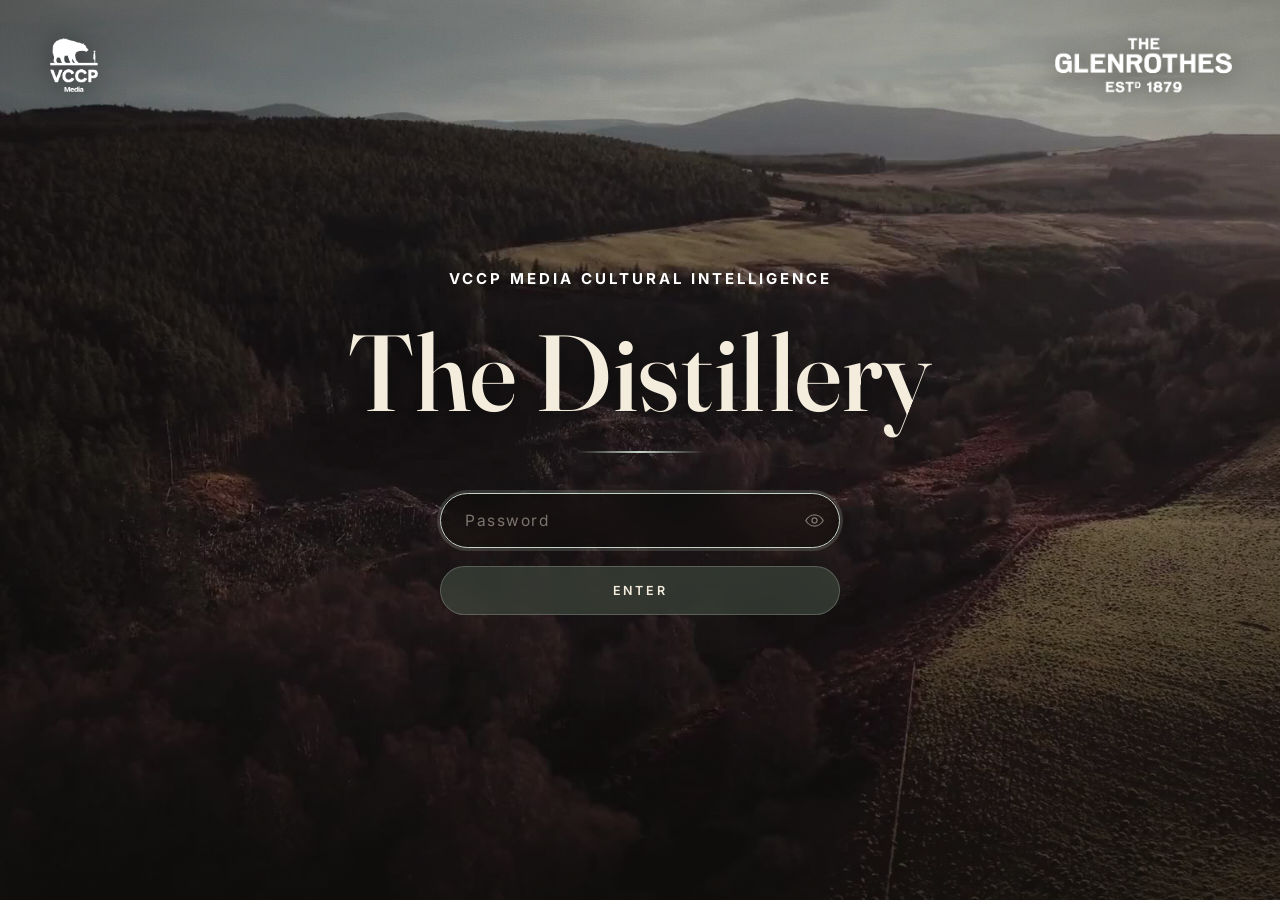
<file: index.html>
<!DOCTYPE html>
<html lang="en">
<head>
<meta charset="UTF-8">
<meta name="viewport" content="width=device-width, initial-scale=1.0">
<title>The Distillery</title>
<meta name="description" content="The Distillery. Please enter the password to continue.">
<meta name="robots" content="noindex, nofollow">
<link rel="icon" type="image/svg+xml" href="assets/img/favicon.svg">
<link rel="stylesheet" href="assets/css/gate.css">
</head>
<body>
<a class="skip-link" href="#gate-form">Skip to password form</a>

<main class="gate-stage" id="gate-stage">

  <video
    class="bg-video is-current"
    id="bg-video-a"
    autoplay
    muted
    playsinline
    preload="auto"
    poster="assets/img/hero-video-poster.jpg"
    aria-hidden="true">
    <source src="assets/video/hero-loop.mp4" type="video/mp4">
  </video>
  <video
    class="bg-video"
    id="bg-video-b"
    muted
    playsinline
    preload="auto"
    aria-hidden="true">
    <source src="assets/video/hero-loop.mp4" type="video/mp4">
  </video>

  <div class="scrim" aria-hidden="true"></div>
  <div class="grain" aria-hidden="true"></div>

  <img class="corner-logo top-left" src="assets/img/vccp-logo-white.png" alt="VCCP Media">
  <img class="corner-logo top-right" src="assets/img/glenrothes-logo-white.png" alt="The Glenrothes, Established 1879">

  <div class="gate-content">
    <div class="brand-tag">
      <span>VCCP Media Cultural Intelligence</span>
    </div>

    <h1 class="gate-title">The Distillery</h1>
    <span class="gate-divider" aria-hidden="true"></span>

    <form class="gate-form" id="gate-form" autocomplete="off">
      <div class="password-field" id="password-field">
        <label for="gate-password" class="visually-hidden">Password</label>
        <input
          type="password"
          id="gate-password"
          name="password"
          placeholder="Password"
          required
          autofocus
          aria-describedby="gate-error">
        <button type="button" class="toggle-visibility" id="toggle-visibility" aria-label="Show password">
          <svg class="icon-on" viewBox="0 0 24 24" fill="none" stroke="currentColor" stroke-width="1.6"><path d="M1 12s4-7 11-7 11 7 11 7-4 7-11 7-11-7-11-7Z"/><circle cx="12" cy="12" r="3.2"/></svg>
          <svg class="icon-off" viewBox="0 0 24 24" fill="none" stroke="currentColor" stroke-width="1.6"><path d="M1 12s4-7 11-7 11 7 11 7-4 7-11 7-11-7-11-7Z"/><circle cx="12" cy="12" r="3.2"/><path d="M3 3l18 18"/></svg>
        </button>
      </div>

      <button type="submit" class="btn-enter" id="btn-enter">Enter</button>

      <p class="gate-error" id="gate-error" role="alert">
        <svg viewBox="0 0 24 24" fill="none" stroke="currentColor" stroke-width="1.8"><circle cx="12" cy="12" r="10"/><path d="M12 8v5M12 16h.01"/></svg>
        Incorrect password. Please try again.
      </p>

      <span class="gate-success-badge" id="gate-success-badge">
        <svg viewBox="0 0 24 24" fill="none" stroke="currentColor" stroke-width="2"><path d="M20 6 9 17l-5-5"/></svg>
        Access granted — entering&hellip;
      </span>
    </form>
  </div>

</main>

<script src="assets/js/video-loop.js"></script>
<script src="assets/js/gate.js"></script>
</body>
</html>
</file>
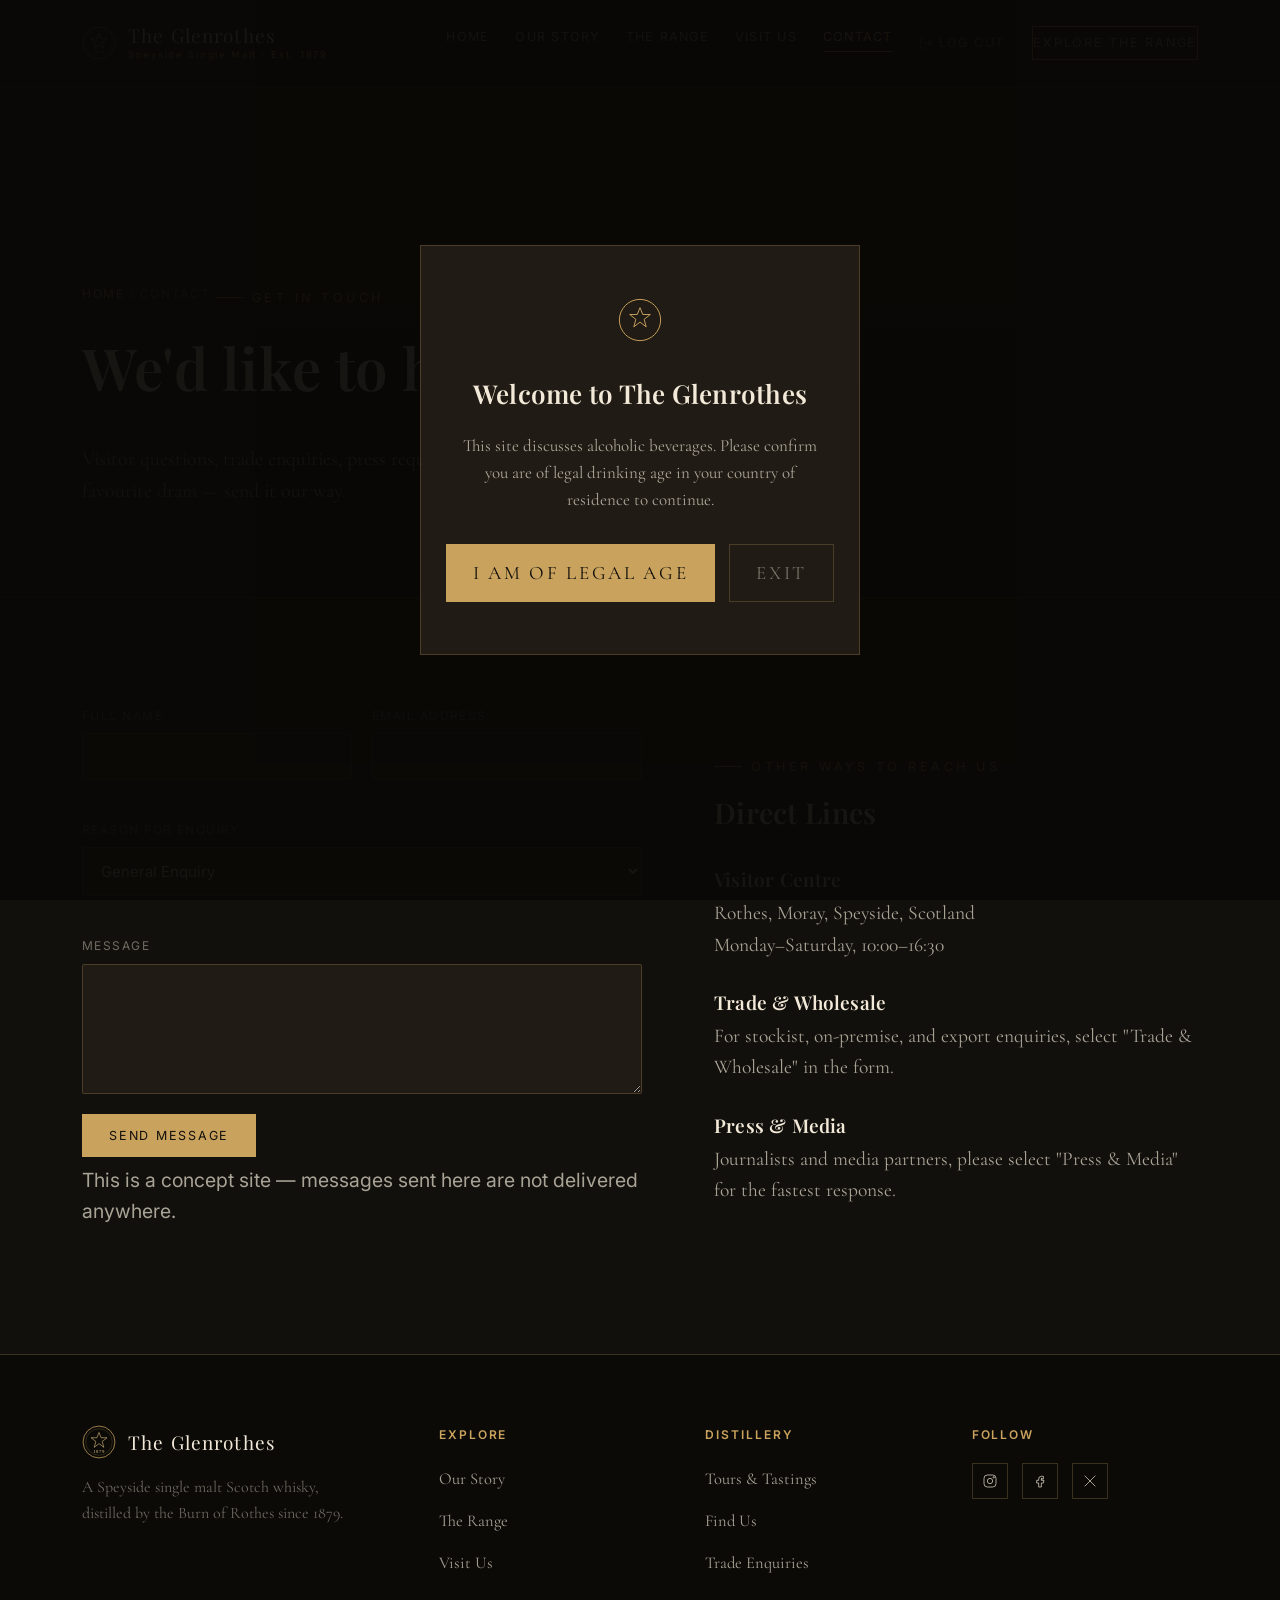
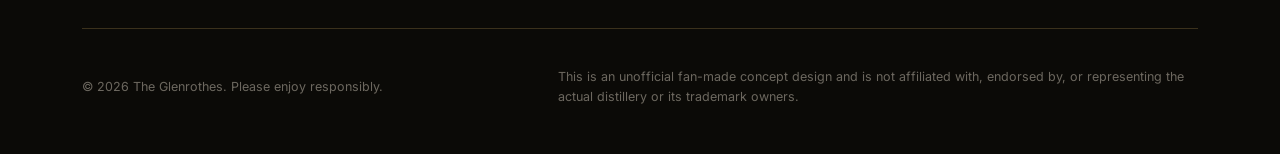
<file: contact.html>
<!DOCTYPE html>
<html lang="en">
<head>
<meta charset="UTF-8">
<meta name="viewport" content="width=device-width, initial-scale=1.0">
<title>Contact — The Glenrothes</title>
<meta name="description" content="Get in touch with The Glenrothes for visitor, trade, and general enquiries.">
<link rel="icon" type="image/svg+xml" href="assets/img/favicon.svg">
<link rel="stylesheet" href="assets/css/style.css">
</head>
<body>
<a class="skip-link" href="#main">Skip to content</a>

<div class="age-gate" id="age-gate">
  <div class="age-gate-card">
    <svg viewBox="0 0 64 64" fill="none" stroke="#c9a25d" stroke-width="1.4"><circle cx="32" cy="32" r="30"/><path d="M32 14 L36 24 L47 24 L38 31 L41 42 L32 35 L23 42 L26 31 L17 24 L28 24 Z"/></svg>
    <h2>Welcome to The Glenrothes</h2>
    <p>This site discusses alcoholic beverages. Please confirm you are of legal drinking age in your country of residence to continue.</p>
    <div class="age-gate-actions">
      <button type="button" class="btn btn-solid" data-age="enter">I am of legal age</button>
      <button type="button" class="btn-ghost" data-age="leave">Exit</button>
    </div>
  </div>
</div>

<header class="site-header">
  <div class="wrap">
    <a href="home.html" class="brand">
      <img src="assets/img/logo.svg" alt="">
      <span class="brand-name">The Glenrothes<small>Speyside Single Malt · Est. 1879</small></span>
    </a>
    <nav class="main-nav" aria-label="Primary">
      <ul>
        <li><a href="home.html">Home</a></li>
        <li><a href="our-story.html">Our Story</a></li>
        <li><a href="the-range.html">The Range</a></li>
        <li><a href="visit.html">Visit Us</a></li>
        <li><a href="contact.html" aria-current="page">Contact</a></li>
        <li><a href="index.html" class="logout-link"><svg viewBox="0 0 24 24" fill="none" stroke="currentColor" stroke-width="1.6" aria-hidden="true"><path d="M9 21H5a2 2 0 0 1-2-2V5a2 2 0 0 1 2-2h4"/><path d="M16 17l5-5-5-5"/><path d="M21 12H9"/></svg>Log Out</a></li>
      </ul>
      <a href="the-range.html" class="btn">Explore the Range</a>
    </nav>
    <button class="nav-toggle" aria-label="Toggle navigation" aria-expanded="false">
      <svg viewBox="0 0 24 24" fill="none" stroke="currentColor" stroke-width="1.8"><path d="M3 6h18M3 12h18M3 18h18"/></svg>
    </button>
  </div>
</header>

<main id="main">

  <section class="page-hero">
    <div class="wrap">
      <span class="breadcrumb"><a href="home.html">Home</a> / Contact</span>
      <span class="eyebrow">Get in Touch</span>
      <h1>We'd like to hear from you</h1>
      <p>Visitor questions, trade enquiries, press requests, or just a note about a favourite dram — send it our way.</p>
    </div>
  </section>

  <section>
    <div class="wrap">
      <div class="split">
        <div class="split-copy">
          <form data-static-form data-success-message="Thank you — your message has reached us. We'll be in touch shortly." aria-label="Contact form">
            <div class="form-status" role="status"></div>
            <div class="form-grid">
              <div class="field">
                <label for="name">Full Name</label>
                <input type="text" id="name" name="name" required>
              </div>
              <div class="field">
                <label for="email">Email Address</label>
                <input type="email" id="email" name="email" required>
              </div>
              <div class="field full">
                <label for="reason">Reason for Enquiry</label>
                <select id="reason" name="reason">
                  <option>General Enquiry</option>
                  <option>Visitor Centre &amp; Tours</option>
                  <option>Trade &amp; Wholesale</option>
                  <option>Press &amp; Media</option>
                  <option>Careers</option>
                </select>
              </div>
              <div class="field full">
                <label for="message">Message</label>
                <textarea id="message" name="message" required></textarea>
              </div>
            </div>
            <button type="submit" class="btn btn-solid">Send Message</button>
            <p class="form-note">This is a concept site — messages sent here are not delivered anywhere.</p>
          </form>
        </div>
        <div class="split-copy">
          <span class="eyebrow">Other Ways to Reach Us</span>
          <h2>Direct Lines</h2>
          <div style="margin-top:28px;display:flex;flex-direction:column;gap:26px;">
            <div>
              <h4 style="margin-bottom:4px;">Visitor Centre</h4>
              <p style="color:var(--cream-dim);margin:0;">Rothes, Moray, Speyside, Scotland<br>Monday–Saturday, 10:00–16:30</p>
            </div>
            <div>
              <h4 style="margin-bottom:4px;">Trade &amp; Wholesale</h4>
              <p style="color:var(--cream-dim);margin:0;">For stockist, on-premise, and export enquiries, select "Trade &amp; Wholesale" in the form.</p>
            </div>
            <div>
              <h4 style="margin-bottom:4px;">Press &amp; Media</h4>
              <p style="color:var(--cream-dim);margin:0;">Journalists and media partners, please select "Press &amp; Media" for the fastest response.</p>
            </div>
          </div>
        </div>
      </div>
    </div>
  </section>

</main>

<footer class="site-footer">
  <div class="wrap">
    <div class="footer-grid">
      <div class="footer-brand">
        <a href="home.html" class="brand">
          <img src="assets/img/logo.svg" alt="">
          <span class="brand-name">The Glenrothes</span>
        </a>
        <p>A Speyside single malt Scotch whisky, distilled by the Burn of Rothes since 1879.</p>
      </div>
      <div class="footer-col">
        <h4>Explore</h4>
        <ul>
          <li><a href="our-story.html">Our Story</a></li>
          <li><a href="the-range.html">The Range</a></li>
          <li><a href="visit.html">Visit Us</a></li>
        </ul>
      </div>
      <div class="footer-col">
        <h4>Distillery</h4>
        <ul>
          <li><a href="visit.html#tours">Tours &amp; Tastings</a></li>
          <li><a href="visit.html#map">Find Us</a></li>
          <li><a href="contact.html">Trade Enquiries</a></li>
        </ul>
      </div>
      <div class="footer-col">
        <h4>Follow</h4>
        <div class="social-row">
          <a href="#" aria-label="Instagram"><svg viewBox="0 0 24 24" fill="none" stroke="currentColor" stroke-width="1.5"><rect x="3" y="3" width="18" height="18" rx="5"/><circle cx="12" cy="12" r="4"/><circle cx="17.5" cy="6.5" r="1"/></svg></a>
          <a href="#" aria-label="Facebook"><svg viewBox="0 0 24 24" fill="none" stroke="currentColor" stroke-width="1.5"><path d="M14 9h3V5h-3a4 4 0 0 0-4 4v2H7v4h3v6h4v-6h3l1-4h-4V9a1 1 0 0 1 1-1Z"/></svg></a>
          <a href="#" aria-label="X"><svg viewBox="0 0 24 24" fill="none" stroke="currentColor" stroke-width="1.5"><path d="M4 4l16 16M20 4 4 20"/></svg></a>
        </div>
      </div>
    </div>
    <div class="footer-bottom">
      <span>&copy; <span id="year"></span> The Glenrothes. Please enjoy responsibly.</span>
      <p class="legal-note">This is an unofficial fan-made concept design and is not affiliated with, endorsed by, or representing the actual distillery or its trademark owners.</p>
    </div>
  </div>
</footer>

<script src="assets/js/main.js"></script>
</body>
</html>
</file>
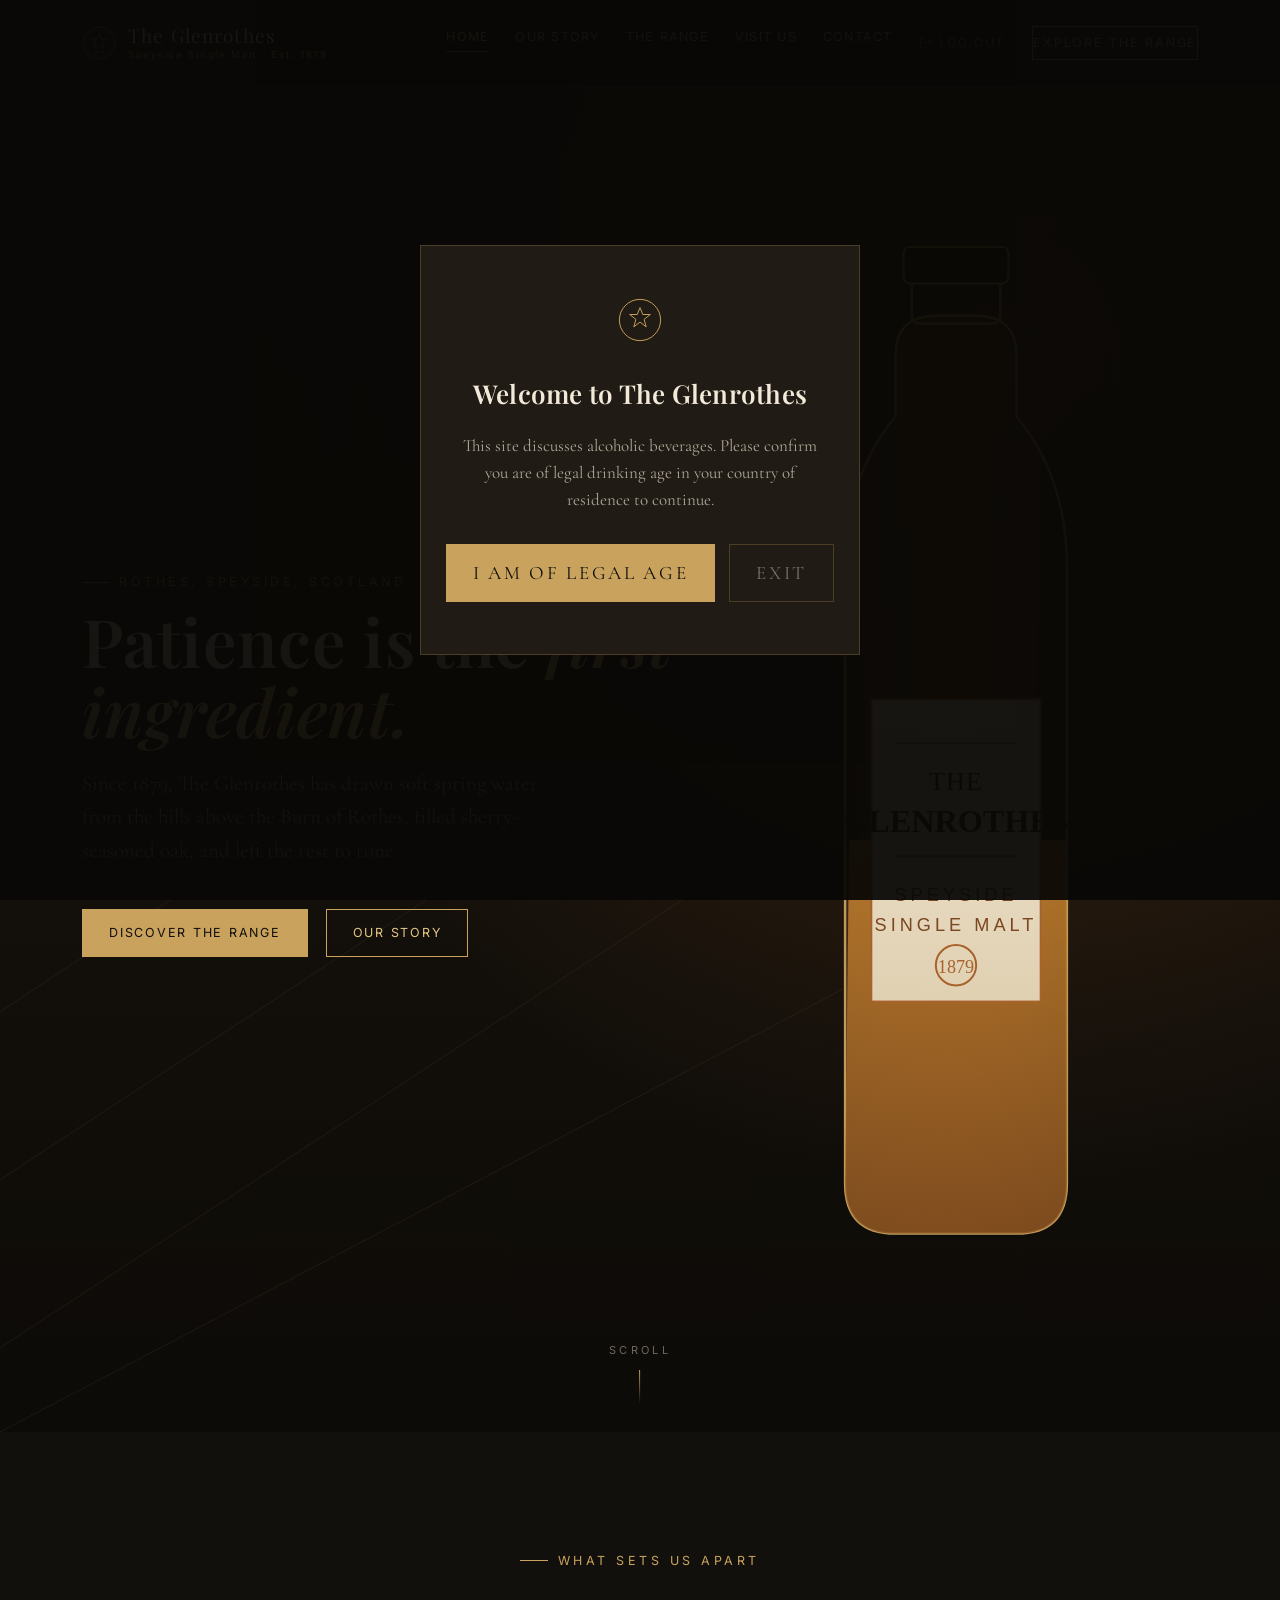
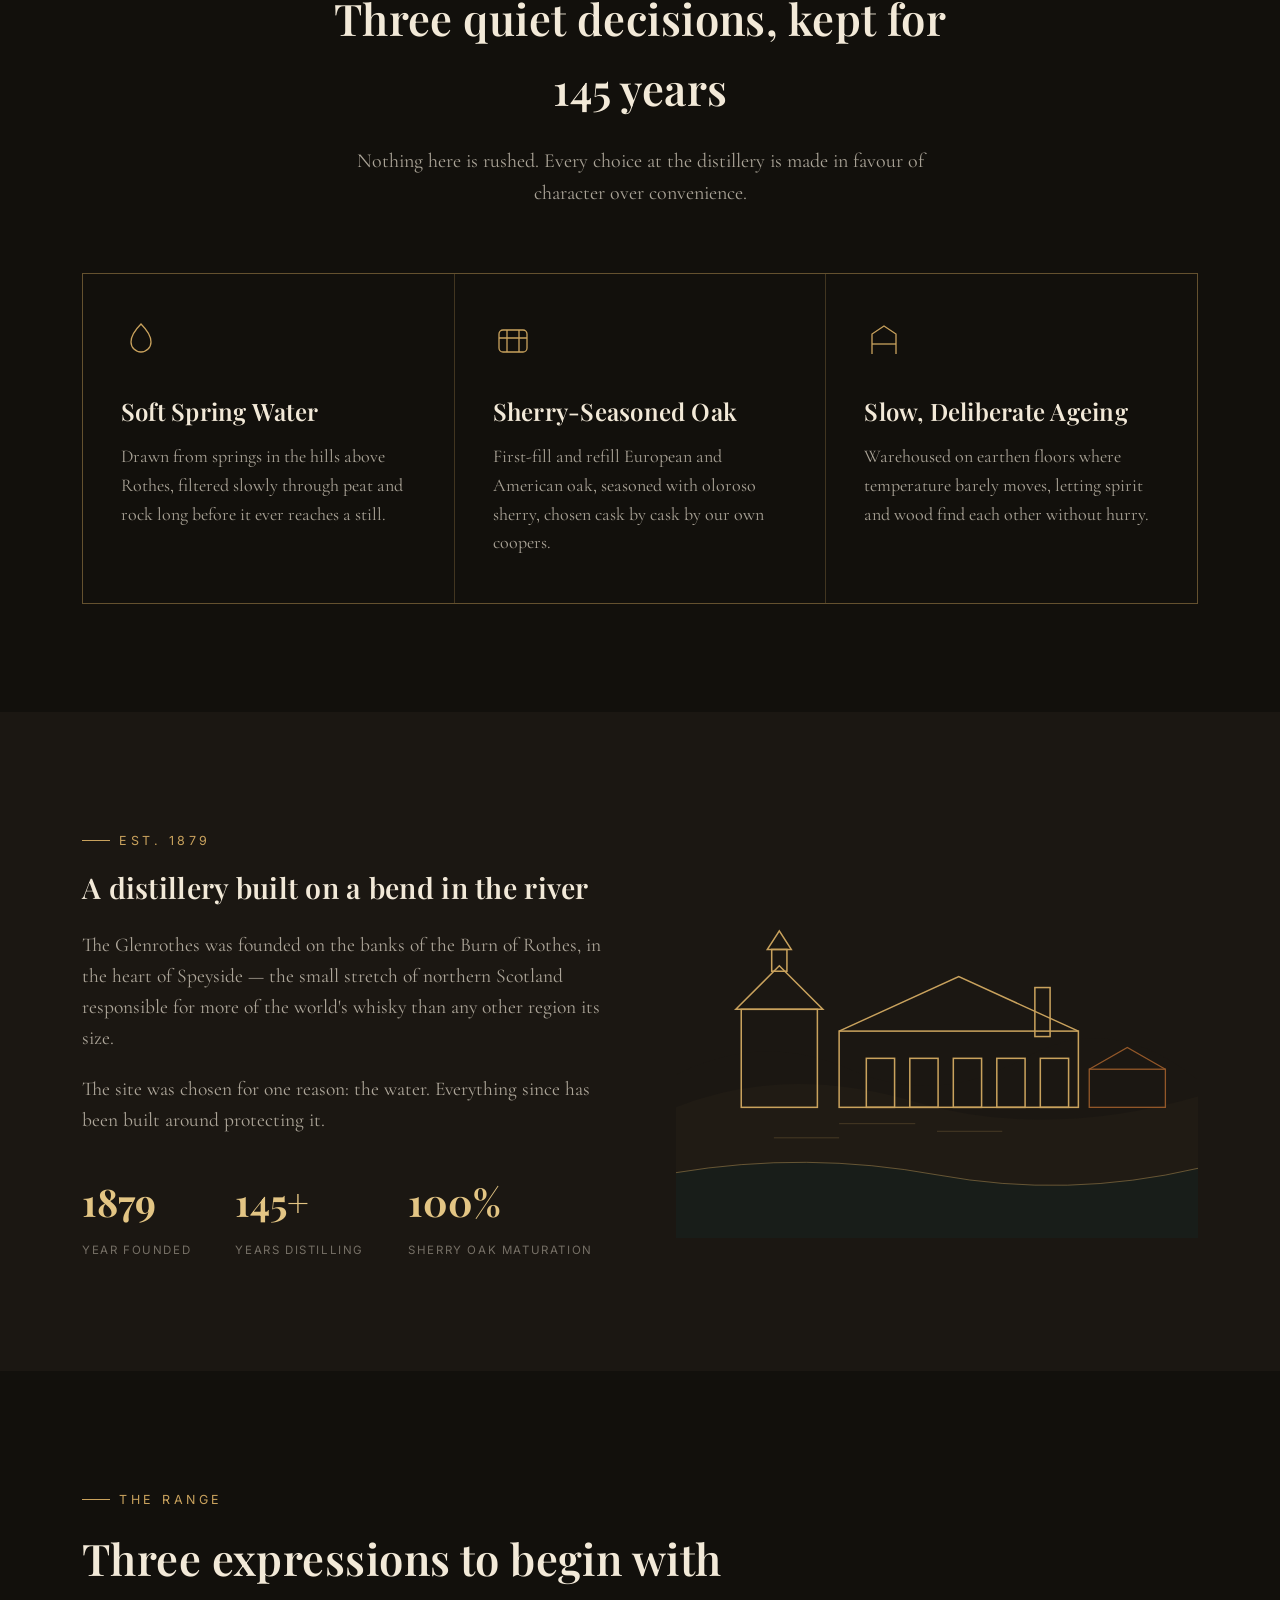
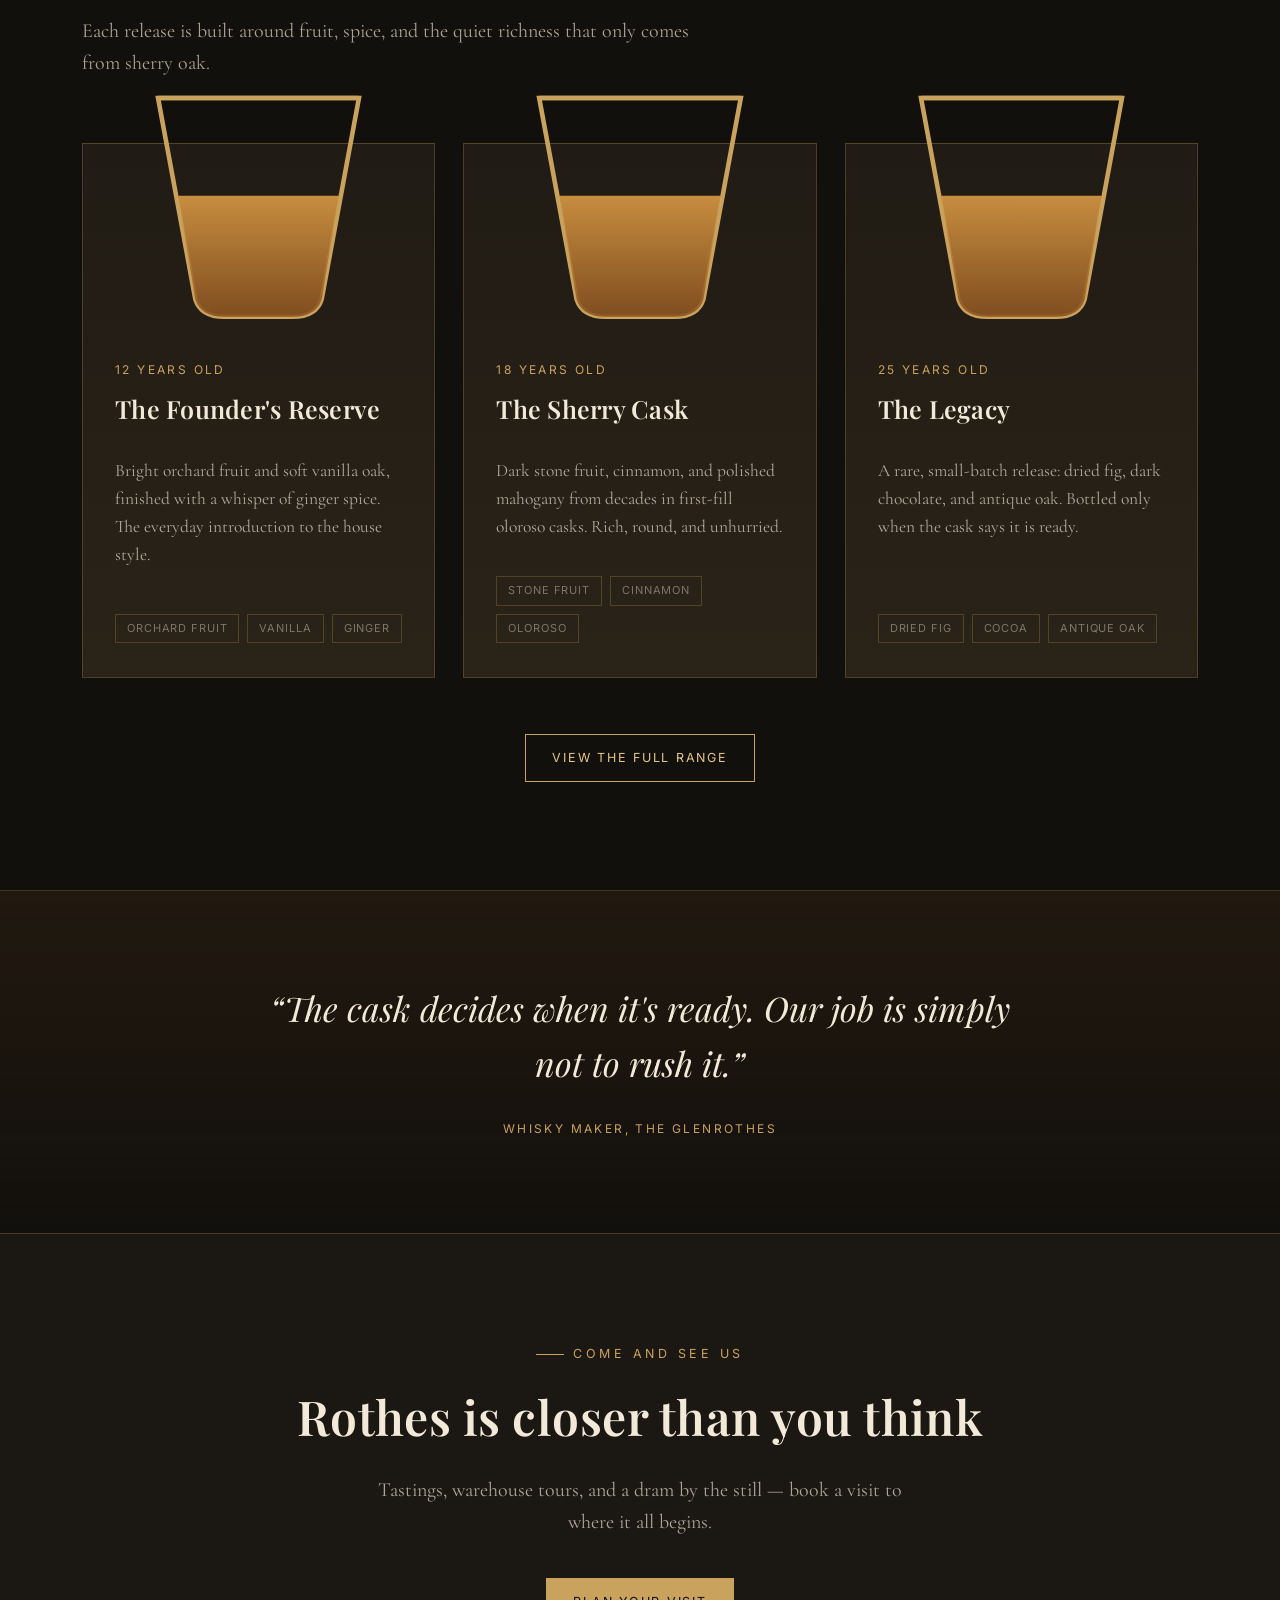
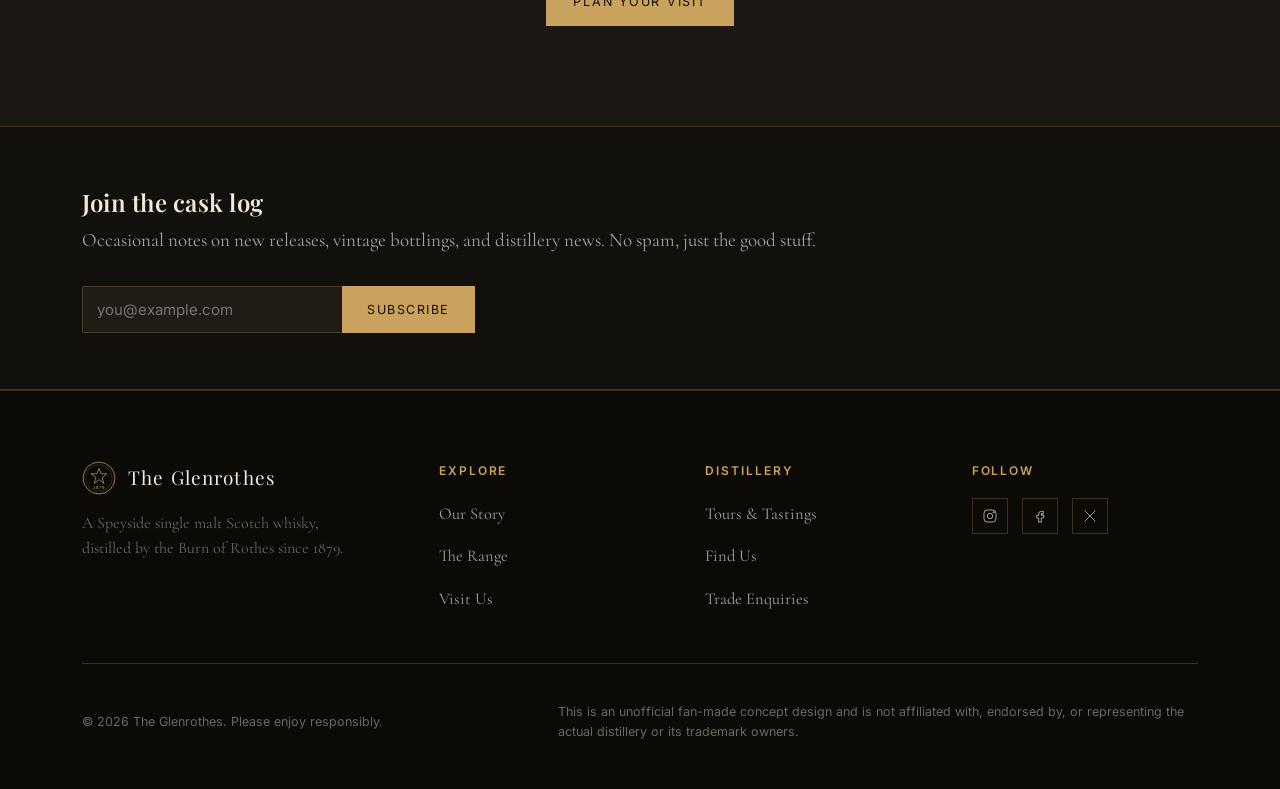
<file: home.html>
<!DOCTYPE html>
<html lang="en">
<head>
<meta charset="UTF-8">
<meta name="viewport" content="width=device-width, initial-scale=1.0">
<title>The Glenrothes — Speyside Single Malt Scotch Whisky</title>
<meta name="description" content="A concept site for The Glenrothes: a Speyside single malt distilled by the Burn of Rothes since 1879, matured slowly in sherry-seasoned oak.">
<link rel="icon" type="image/svg+xml" href="assets/img/favicon.svg">
<link rel="stylesheet" href="assets/css/style.css">
</head>
<body>
<a class="skip-link" href="#main">Skip to content</a>

<!-- Age gate -->
<div class="age-gate" id="age-gate">
  <div class="age-gate-card">
    <svg viewBox="0 0 64 64" fill="none" stroke="#c9a25d" stroke-width="1.4"><circle cx="32" cy="32" r="30"/><path d="M32 14 L36 24 L47 24 L38 31 L41 42 L32 35 L23 42 L26 31 L17 24 L28 24 Z"/></svg>
    <h2>Welcome to The Glenrothes</h2>
    <p>This site discusses alcoholic beverages. Please confirm you are of legal drinking age in your country of residence to continue.</p>
    <div class="age-gate-actions">
      <button type="button" class="btn btn-solid" data-age="enter">I am of legal age</button>
      <button type="button" class="btn-ghost" data-age="leave">Exit</button>
    </div>
  </div>
</div>

<header class="site-header">
  <div class="wrap">
    <a href="home.html" class="brand">
      <img src="assets/img/logo.svg" alt="">
      <span class="brand-name">The Glenrothes<small>Speyside Single Malt · Est. 1879</small></span>
    </a>
    <nav class="main-nav" aria-label="Primary">
      <ul>
        <li><a href="home.html" aria-current="page">Home</a></li>
        <li><a href="our-story.html">Our Story</a></li>
        <li><a href="the-range.html">The Range</a></li>
        <li><a href="visit.html">Visit Us</a></li>
        <li><a href="contact.html">Contact</a></li>
        <li><a href="index.html" class="logout-link"><svg viewBox="0 0 24 24" fill="none" stroke="currentColor" stroke-width="1.6" aria-hidden="true"><path d="M9 21H5a2 2 0 0 1-2-2V5a2 2 0 0 1 2-2h4"/><path d="M16 17l5-5-5-5"/><path d="M21 12H9"/></svg>Log Out</a></li>
      </ul>
      <a href="the-range.html" class="btn">Explore the Range</a>
    </nav>
    <button class="nav-toggle" aria-label="Toggle navigation" aria-expanded="false">
      <svg viewBox="0 0 24 24" fill="none" stroke="currentColor" stroke-width="1.8"><path d="M3 6h18M3 12h18M3 18h18"/></svg>
    </button>
  </div>
</header>

<main id="main">

  <section class="hero">
    <div class="wrap">
      <div class="hero-copy">
        <span class="eyebrow">Rothes, Speyside, Scotland</span>
        <h1>Patience is the <em>first ingredient.</em></h1>
        <p class="lede">Since 1879, The Glenrothes has drawn soft spring water from the hills above the Burn of Rothes, filled sherry-seasoned oak, and left the rest to time.</p>
        <div class="hero-actions">
          <a href="the-range.html" class="btn btn-solid">Discover the Range</a>
          <a href="our-story.html" class="btn">Our Story</a>
        </div>
      </div>
      <div class="hero-visual">
        <img src="assets/img/hero-bottle.svg" alt="Illustration of a bottle of The Glenrothes single malt whisky">
      </div>
    </div>
    <div class="scroll-cue"><span>Scroll</span><span class="line"></span></div>
  </section>

  <section>
    <div class="wrap">
      <div class="section-head center">
        <span class="eyebrow" style="justify-content:center">What Sets Us Apart</span>
        <h2>Three quiet decisions, kept for 145 years</h2>
        <p>Nothing here is rushed. Every choice at the distillery is made in favour of character over convenience.</p>
      </div>
      <div class="grid-3">
        <div class="pillar">
          <svg viewBox="0 0 40 40" fill="none" stroke="currentColor" stroke-width="1.3"><path d="M20 4c6 6 10 12 10 18a10 10 0 0 1-20 0c0-6 4-12 10-18Z"/></svg>
          <h3>Soft Spring Water</h3>
          <p>Drawn from springs in the hills above Rothes, filtered slowly through peat and rock long before it ever reaches a still.</p>
        </div>
        <div class="pillar">
          <svg viewBox="0 0 40 40" fill="none" stroke="currentColor" stroke-width="1.3"><rect x="6" y="10" width="28" height="22" rx="4"/><path d="M6 18h28M14 10v22M26 10v22"/></svg>
          <h3>Sherry-Seasoned Oak</h3>
          <p>First-fill and refill European and American oak, seasoned with oloroso sherry, chosen cask by cask by our own coopers.</p>
        </div>
        <div class="pillar">
          <svg viewBox="0 0 40 40" fill="none" stroke="currentColor" stroke-width="1.3"><path d="M8 34V14l12-8 12 8v20"/><path d="M8 24h24"/></svg>
          <h3>Slow, Deliberate Ageing</h3>
          <p>Warehoused on earthen floors where temperature barely moves, letting spirit and wood find each other without hurry.</p>
        </div>
      </div>
    </div>
  </section>

  <section class="section-alt">
    <div class="wrap">
      <div class="split">
        <div class="split-copy">
          <span class="eyebrow">Est. 1879</span>
          <h2>A distillery built on a bend in the river</h2>
          <p>The Glenrothes was founded on the banks of the Burn of Rothes, in the heart of Speyside — the small stretch of northern Scotland responsible for more of the world's whisky than any other region its size.</p>
          <p>The site was chosen for one reason: the water. Everything since has been built around protecting it.</p>
          <div class="stat-row">
            <div class="stat"><b>1879</b><span>Year Founded</span></div>
            <div class="stat"><b>145+</b><span>Years Distilling</span></div>
            <div class="stat"><b>100%</b><span>Sherry Oak Maturation</span></div>
          </div>
        </div>
        <div class="split-media">
          <img src="assets/img/distillery.svg" alt="Illustration of the distillery buildings beside the river">
        </div>
      </div>
    </div>
  </section>

  <section>
    <div class="wrap">
      <div class="section-head">
        <span class="eyebrow">The Range</span>
        <h2>Three expressions to begin with</h2>
        <p>Each release is built around fruit, spice, and the quiet richness that only comes from sherry oak.</p>
      </div>
      <div class="range-grid">
        <article class="expr-card">
          <div class="glass"><img src="assets/img/glass-dram.svg" alt=""></div>
          <span class="age">12 Years Old</span>
          <h3>The Founder's Reserve</h3>
          <p>Bright orchard fruit and soft vanilla oak, finished with a whisper of ginger spice. The everyday introduction to the house style.</p>
          <div class="notes"><span class="tag">Orchard Fruit</span><span class="tag">Vanilla</span><span class="tag">Ginger</span></div>
        </article>
        <article class="expr-card">
          <div class="glass"><img src="assets/img/glass-dram.svg" alt=""></div>
          <span class="age">18 Years Old</span>
          <h3>The Sherry Cask</h3>
          <p>Dark stone fruit, cinnamon, and polished mahogany from decades in first-fill oloroso casks. Rich, round, and unhurried.</p>
          <div class="notes"><span class="tag">Stone Fruit</span><span class="tag">Cinnamon</span><span class="tag">Oloroso</span></div>
        </article>
        <article class="expr-card">
          <div class="glass"><img src="assets/img/glass-dram.svg" alt=""></div>
          <span class="age">25 Years Old</span>
          <h3>The Legacy</h3>
          <p>A rare, small-batch release: dried fig, dark chocolate, and antique oak. Bottled only when the cask says it is ready.</p>
          <div class="notes"><span class="tag">Dried Fig</span><span class="tag">Cocoa</span><span class="tag">Antique Oak</span></div>
        </article>
      </div>
      <div style="text-align:center;margin-top:56px;">
        <a href="the-range.html" class="btn">View the Full Range</a>
      </div>
    </div>
  </section>

  <section class="quote-banner">
    <div class="wrap">
      <blockquote>&ldquo;The cask decides when it's ready. Our job is simply not to rush it.&rdquo;</blockquote>
      <cite>Whisky Maker, The Glenrothes</cite>
    </div>
  </section>

  <section class="section-alt cta-band">
    <div class="wrap">
      <span class="eyebrow" style="justify-content:center">Come and See Us</span>
      <h2>Rothes is closer than you think</h2>
      <p>Tastings, warehouse tours, and a dram by the still — book a visit to where it all begins.</p>
      <a href="visit.html" class="btn btn-solid">Plan Your Visit</a>
    </div>
  </section>

</main>

<section class="newsletter">
  <div class="wrap">
    <div>
      <h3>Join the cask log</h3>
      <p>Occasional notes on new releases, vintage bottlings, and distillery news. No spam, just the good stuff.</p>
    </div>
    <form data-static-form data-success-message="Thank you — you're on the list." aria-label="Newsletter signup">
      <label class="visually-hidden" for="newsletter-email">Email address</label>
      <input type="email" id="newsletter-email" placeholder="you@example.com" required>
      <button type="submit">Subscribe</button>
    </form>
  </div>
</section>

<footer class="site-footer">
  <div class="wrap">
    <div class="footer-grid">
      <div class="footer-brand">
        <a href="home.html" class="brand">
          <img src="assets/img/logo.svg" alt="">
          <span class="brand-name">The Glenrothes</span>
        </a>
        <p>A Speyside single malt Scotch whisky, distilled by the Burn of Rothes since 1879.</p>
      </div>
      <div class="footer-col">
        <h4>Explore</h4>
        <ul>
          <li><a href="our-story.html">Our Story</a></li>
          <li><a href="the-range.html">The Range</a></li>
          <li><a href="visit.html">Visit Us</a></li>
        </ul>
      </div>
      <div class="footer-col">
        <h4>Distillery</h4>
        <ul>
          <li><a href="visit.html#tours">Tours &amp; Tastings</a></li>
          <li><a href="visit.html#map">Find Us</a></li>
          <li><a href="contact.html">Trade Enquiries</a></li>
        </ul>
      </div>
      <div class="footer-col">
        <h4>Follow</h4>
        <div class="social-row">
          <a href="#" aria-label="Instagram"><svg viewBox="0 0 24 24" fill="none" stroke="currentColor" stroke-width="1.5"><rect x="3" y="3" width="18" height="18" rx="5"/><circle cx="12" cy="12" r="4"/><circle cx="17.5" cy="6.5" r="1"/></svg></a>
          <a href="#" aria-label="Facebook"><svg viewBox="0 0 24 24" fill="none" stroke="currentColor" stroke-width="1.5"><path d="M14 9h3V5h-3a4 4 0 0 0-4 4v2H7v4h3v6h4v-6h3l1-4h-4V9a1 1 0 0 1 1-1Z"/></svg></a>
          <a href="#" aria-label="X"><svg viewBox="0 0 24 24" fill="none" stroke="currentColor" stroke-width="1.5"><path d="M4 4l16 16M20 4 4 20"/></svg></a>
        </div>
      </div>
    </div>
    <div class="footer-bottom">
      <span>&copy; <span id="year"></span> The Glenrothes. Please enjoy responsibly.</span>
      <p class="legal-note">This is an unofficial fan-made concept design and is not affiliated with, endorsed by, or representing the actual distillery or its trademark owners.</p>
    </div>
  </div>
</footer>

<script src="assets/js/main.js"></script>
</body>
</html>
</file>
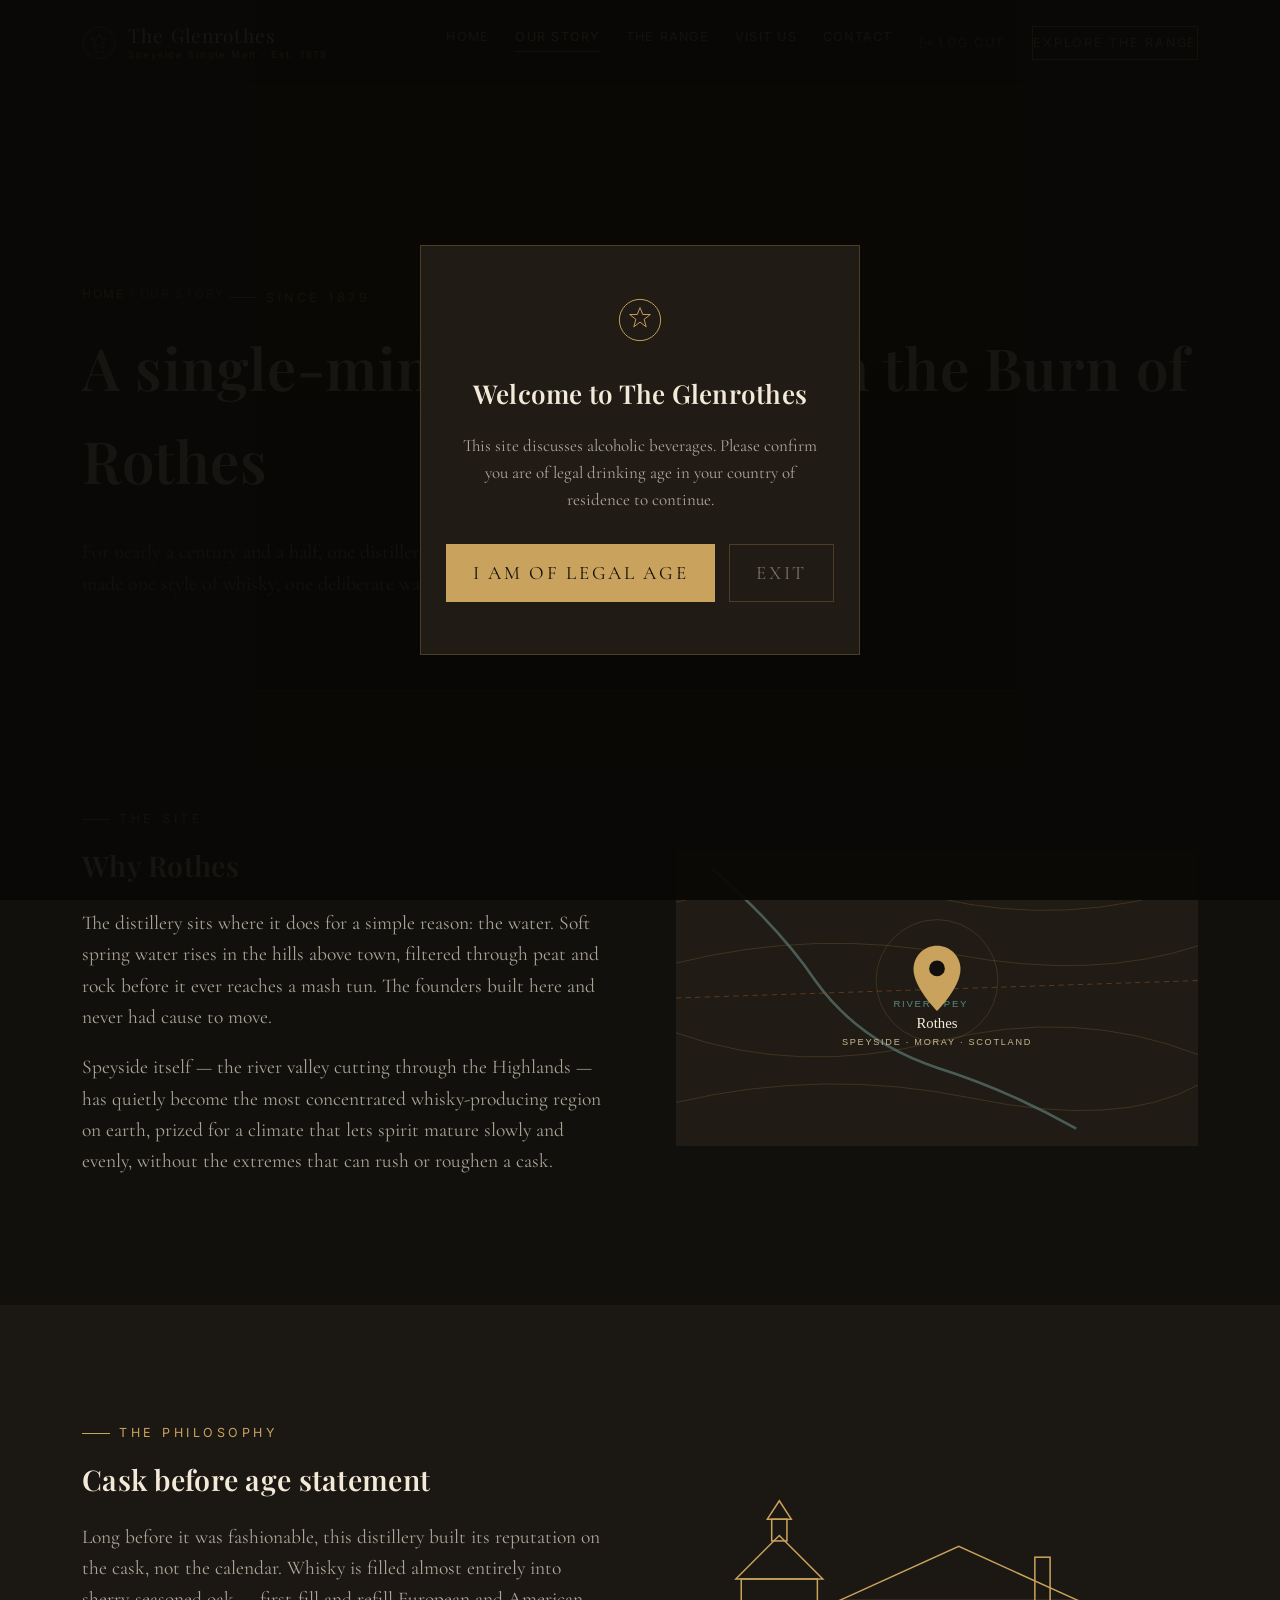
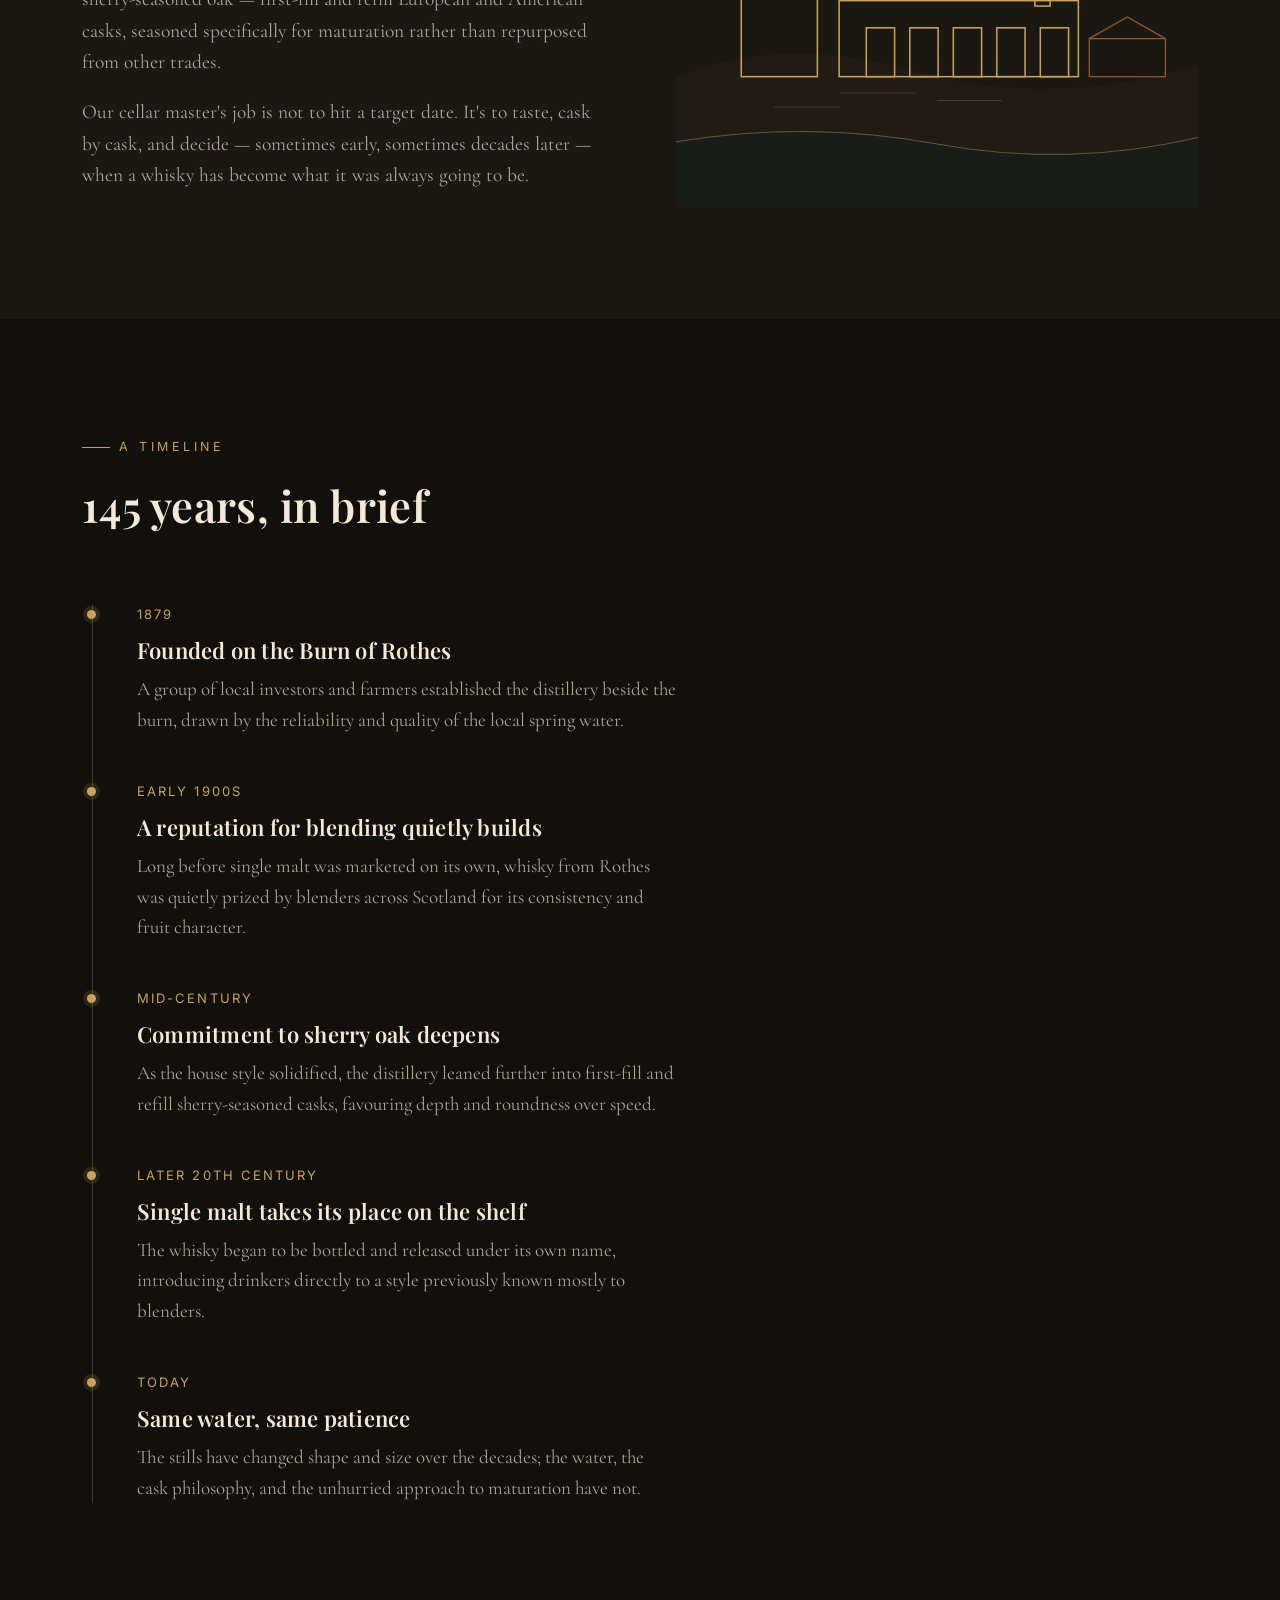
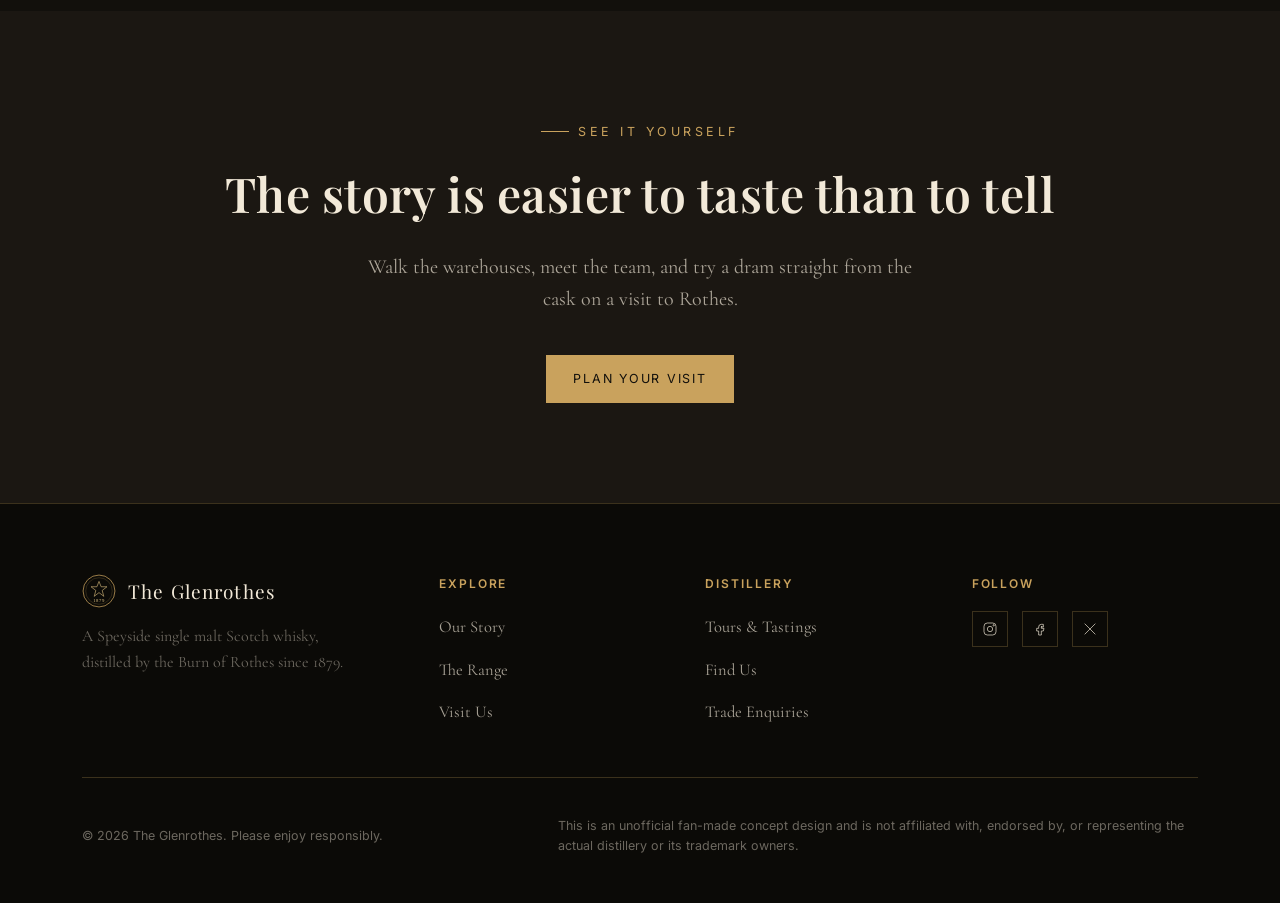
<file: our-story.html>
<!DOCTYPE html>
<html lang="en">
<head>
<meta charset="UTF-8">
<meta name="viewport" content="width=device-width, initial-scale=1.0">
<title>Our Story — The Glenrothes</title>
<meta name="description" content="The story of The Glenrothes distillery: founded in 1879 on the banks of the Burn of Rothes in Speyside, Scotland.">
<link rel="icon" type="image/svg+xml" href="assets/img/favicon.svg">
<link rel="stylesheet" href="assets/css/style.css">
</head>
<body>
<a class="skip-link" href="#main">Skip to content</a>

<div class="age-gate" id="age-gate">
  <div class="age-gate-card">
    <svg viewBox="0 0 64 64" fill="none" stroke="#c9a25d" stroke-width="1.4"><circle cx="32" cy="32" r="30"/><path d="M32 14 L36 24 L47 24 L38 31 L41 42 L32 35 L23 42 L26 31 L17 24 L28 24 Z"/></svg>
    <h2>Welcome to The Glenrothes</h2>
    <p>This site discusses alcoholic beverages. Please confirm you are of legal drinking age in your country of residence to continue.</p>
    <div class="age-gate-actions">
      <button type="button" class="btn btn-solid" data-age="enter">I am of legal age</button>
      <button type="button" class="btn-ghost" data-age="leave">Exit</button>
    </div>
  </div>
</div>

<header class="site-header">
  <div class="wrap">
    <a href="home.html" class="brand">
      <img src="assets/img/logo.svg" alt="">
      <span class="brand-name">The Glenrothes<small>Speyside Single Malt · Est. 1879</small></span>
    </a>
    <nav class="main-nav" aria-label="Primary">
      <ul>
        <li><a href="home.html">Home</a></li>
        <li><a href="our-story.html" aria-current="page">Our Story</a></li>
        <li><a href="the-range.html">The Range</a></li>
        <li><a href="visit.html">Visit Us</a></li>
        <li><a href="contact.html">Contact</a></li>
        <li><a href="index.html" class="logout-link"><svg viewBox="0 0 24 24" fill="none" stroke="currentColor" stroke-width="1.6" aria-hidden="true"><path d="M9 21H5a2 2 0 0 1-2-2V5a2 2 0 0 1 2-2h4"/><path d="M16 17l5-5-5-5"/><path d="M21 12H9"/></svg>Log Out</a></li>
      </ul>
      <a href="the-range.html" class="btn">Explore the Range</a>
    </nav>
    <button class="nav-toggle" aria-label="Toggle navigation" aria-expanded="false">
      <svg viewBox="0 0 24 24" fill="none" stroke="currentColor" stroke-width="1.8"><path d="M3 6h18M3 12h18M3 18h18"/></svg>
    </button>
  </div>
</header>

<main id="main">

  <section class="page-hero">
    <div class="wrap">
      <span class="breadcrumb"><a href="home.html">Home</a> / Our Story</span>
      <span class="eyebrow">Since 1879</span>
      <h1>A single-minded distillery on the Burn of Rothes</h1>
      <p>For nearly a century and a half, one distillery in the small town of Rothes has made one style of whisky, one deliberate way.</p>
    </div>
  </section>

  <section>
    <div class="wrap">
      <div class="split">
        <div class="split-copy">
          <span class="eyebrow">The Site</span>
          <h2>Why Rothes</h2>
          <p>The distillery sits where it does for a simple reason: the water. Soft spring water rises in the hills above town, filtered through peat and rock before it ever reaches a mash tun. The founders built here and never had cause to move.</p>
          <p>Speyside itself — the river valley cutting through the Highlands — has quietly become the most concentrated whisky-producing region on earth, prized for a climate that lets spirit mature slowly and evenly, without the extremes that can rush or roughen a cask.</p>
        </div>
        <div class="split-media">
          <img src="assets/img/map-illustration.svg" alt="Stylised map showing Rothes on the River Spey, Speyside, Scotland">
        </div>
      </div>
    </div>
  </section>

  <section class="section-alt">
    <div class="wrap">
      <div class="split reverse">
        <div class="split-copy">
          <span class="eyebrow">The Philosophy</span>
          <h2>Cask before age statement</h2>
          <p>Long before it was fashionable, this distillery built its reputation on the cask, not the calendar. Whisky is filled almost entirely into sherry-seasoned oak — first-fill and refill European and American casks, seasoned specifically for maturation rather than repurposed from other trades.</p>
          <p>Our cellar master's job is not to hit a target date. It's to taste, cask by cask, and decide — sometimes early, sometimes decades later — when a whisky has become what it was always going to be.</p>
        </div>
        <div class="split-media">
          <img src="assets/img/distillery.svg" alt="Illustration of the warehouse buildings">
        </div>
      </div>
    </div>
  </section>

  <section>
    <div class="wrap">
      <div class="section-head">
        <span class="eyebrow">A Timeline</span>
        <h2>145 years, in brief</h2>
      </div>
      <div class="timeline">
        <div class="timeline-item">
          <span class="yr">1879</span>
          <h4>Founded on the Burn of Rothes</h4>
          <p>A group of local investors and farmers established the distillery beside the burn, drawn by the reliability and quality of the local spring water.</p>
        </div>
        <div class="timeline-item">
          <span class="yr">Early 1900s</span>
          <h4>A reputation for blending quietly builds</h4>
          <p>Long before single malt was marketed on its own, whisky from Rothes was quietly prized by blenders across Scotland for its consistency and fruit character.</p>
        </div>
        <div class="timeline-item">
          <span class="yr">Mid-century</span>
          <h4>Commitment to sherry oak deepens</h4>
          <p>As the house style solidified, the distillery leaned further into first-fill and refill sherry-seasoned casks, favouring depth and roundness over speed.</p>
        </div>
        <div class="timeline-item">
          <span class="yr">Later 20th century</span>
          <h4>Single malt takes its place on the shelf</h4>
          <p>The whisky began to be bottled and released under its own name, introducing drinkers directly to a style previously known mostly to blenders.</p>
        </div>
        <div class="timeline-item">
          <span class="yr">Today</span>
          <h4>Same water, same patience</h4>
          <p>The stills have changed shape and size over the decades; the water, the cask philosophy, and the unhurried approach to maturation have not.</p>
        </div>
      </div>
    </div>
  </section>

  <section class="section-alt cta-band">
    <div class="wrap">
      <span class="eyebrow" style="justify-content:center">See It Yourself</span>
      <h2>The story is easier to taste than to tell</h2>
      <p>Walk the warehouses, meet the team, and try a dram straight from the cask on a visit to Rothes.</p>
      <a href="visit.html" class="btn btn-solid">Plan Your Visit</a>
    </div>
  </section>

</main>

<footer class="site-footer">
  <div class="wrap">
    <div class="footer-grid">
      <div class="footer-brand">
        <a href="home.html" class="brand">
          <img src="assets/img/logo.svg" alt="">
          <span class="brand-name">The Glenrothes</span>
        </a>
        <p>A Speyside single malt Scotch whisky, distilled by the Burn of Rothes since 1879.</p>
      </div>
      <div class="footer-col">
        <h4>Explore</h4>
        <ul>
          <li><a href="our-story.html">Our Story</a></li>
          <li><a href="the-range.html">The Range</a></li>
          <li><a href="visit.html">Visit Us</a></li>
        </ul>
      </div>
      <div class="footer-col">
        <h4>Distillery</h4>
        <ul>
          <li><a href="visit.html#tours">Tours &amp; Tastings</a></li>
          <li><a href="visit.html#map">Find Us</a></li>
          <li><a href="contact.html">Trade Enquiries</a></li>
        </ul>
      </div>
      <div class="footer-col">
        <h4>Follow</h4>
        <div class="social-row">
          <a href="#" aria-label="Instagram"><svg viewBox="0 0 24 24" fill="none" stroke="currentColor" stroke-width="1.5"><rect x="3" y="3" width="18" height="18" rx="5"/><circle cx="12" cy="12" r="4"/><circle cx="17.5" cy="6.5" r="1"/></svg></a>
          <a href="#" aria-label="Facebook"><svg viewBox="0 0 24 24" fill="none" stroke="currentColor" stroke-width="1.5"><path d="M14 9h3V5h-3a4 4 0 0 0-4 4v2H7v4h3v6h4v-6h3l1-4h-4V9a1 1 0 0 1 1-1Z"/></svg></a>
          <a href="#" aria-label="X"><svg viewBox="0 0 24 24" fill="none" stroke="currentColor" stroke-width="1.5"><path d="M4 4l16 16M20 4 4 20"/></svg></a>
        </div>
      </div>
    </div>
    <div class="footer-bottom">
      <span>&copy; <span id="year"></span> The Glenrothes. Please enjoy responsibly.</span>
      <p class="legal-note">This is an unofficial fan-made concept design and is not affiliated with, endorsed by, or representing the actual distillery or its trademark owners.</p>
    </div>
  </div>
</footer>

<script src="assets/js/main.js"></script>
</body>
</html>
</file>
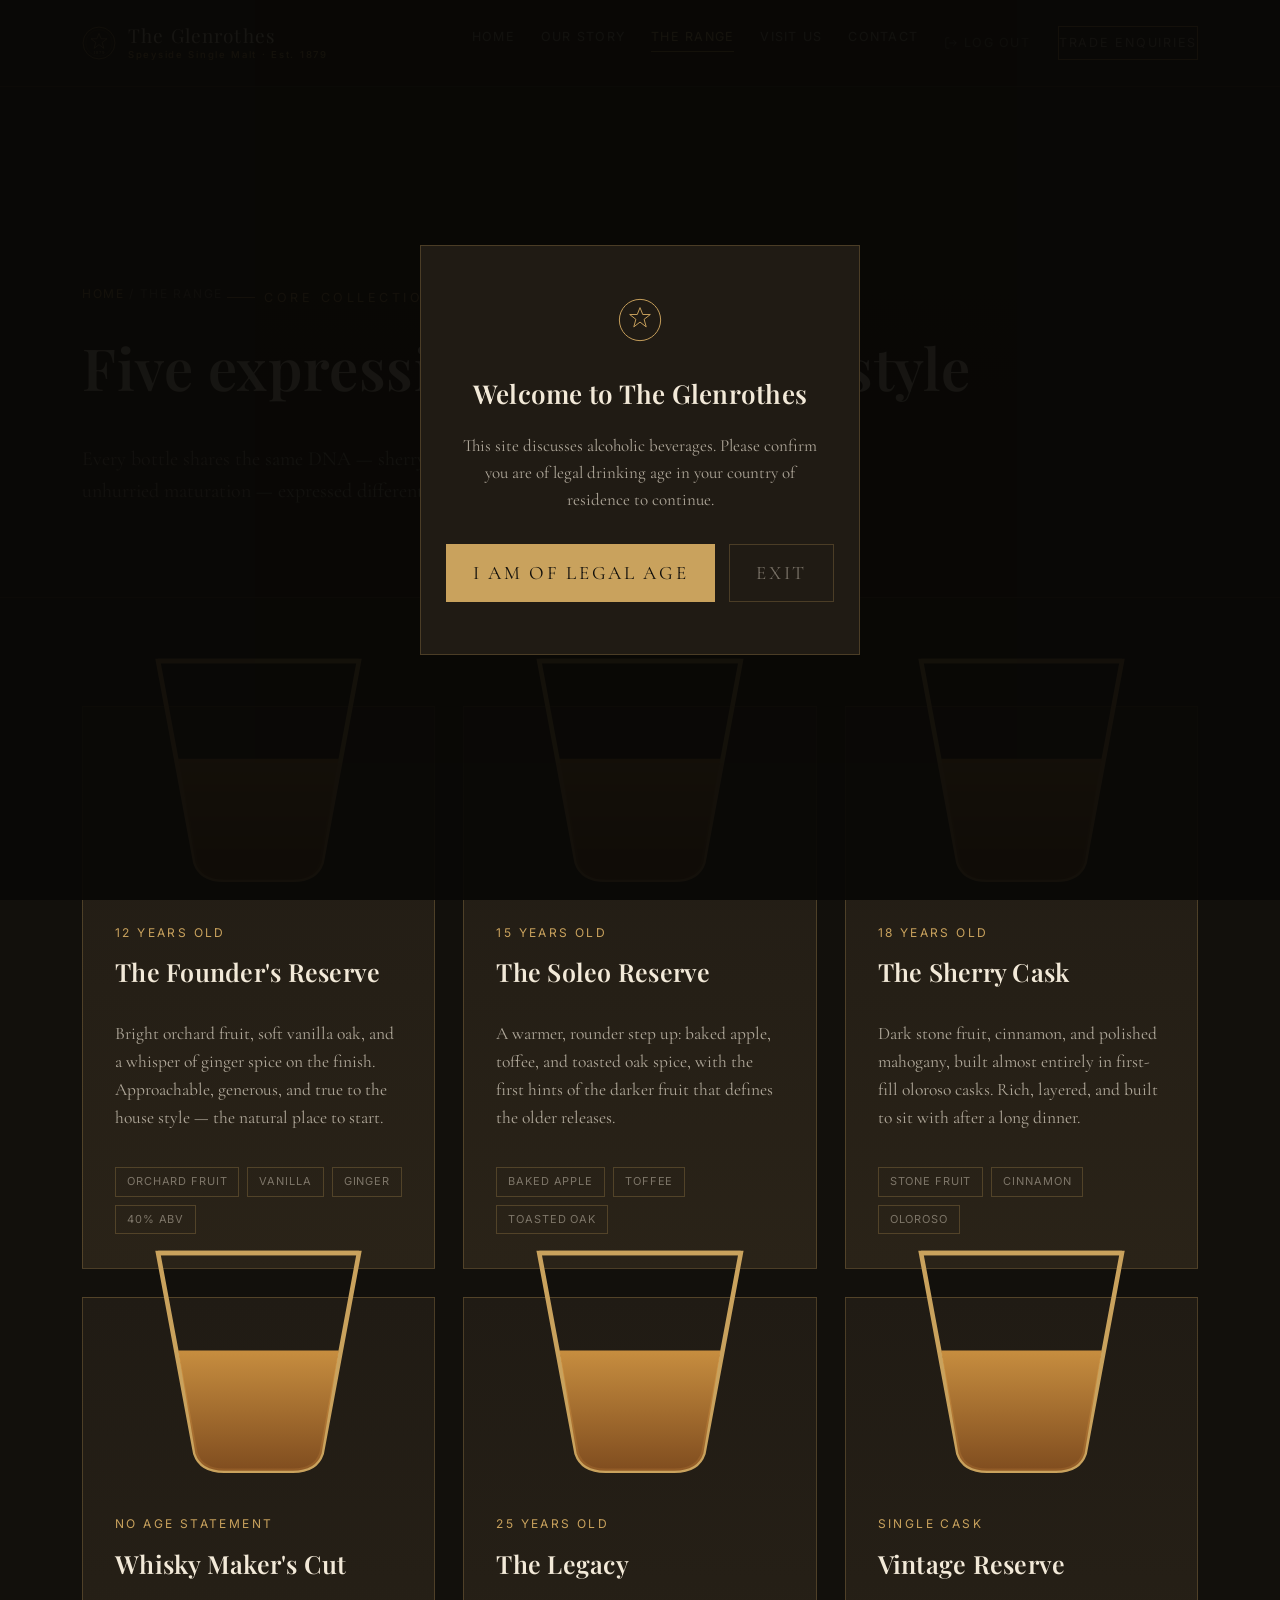
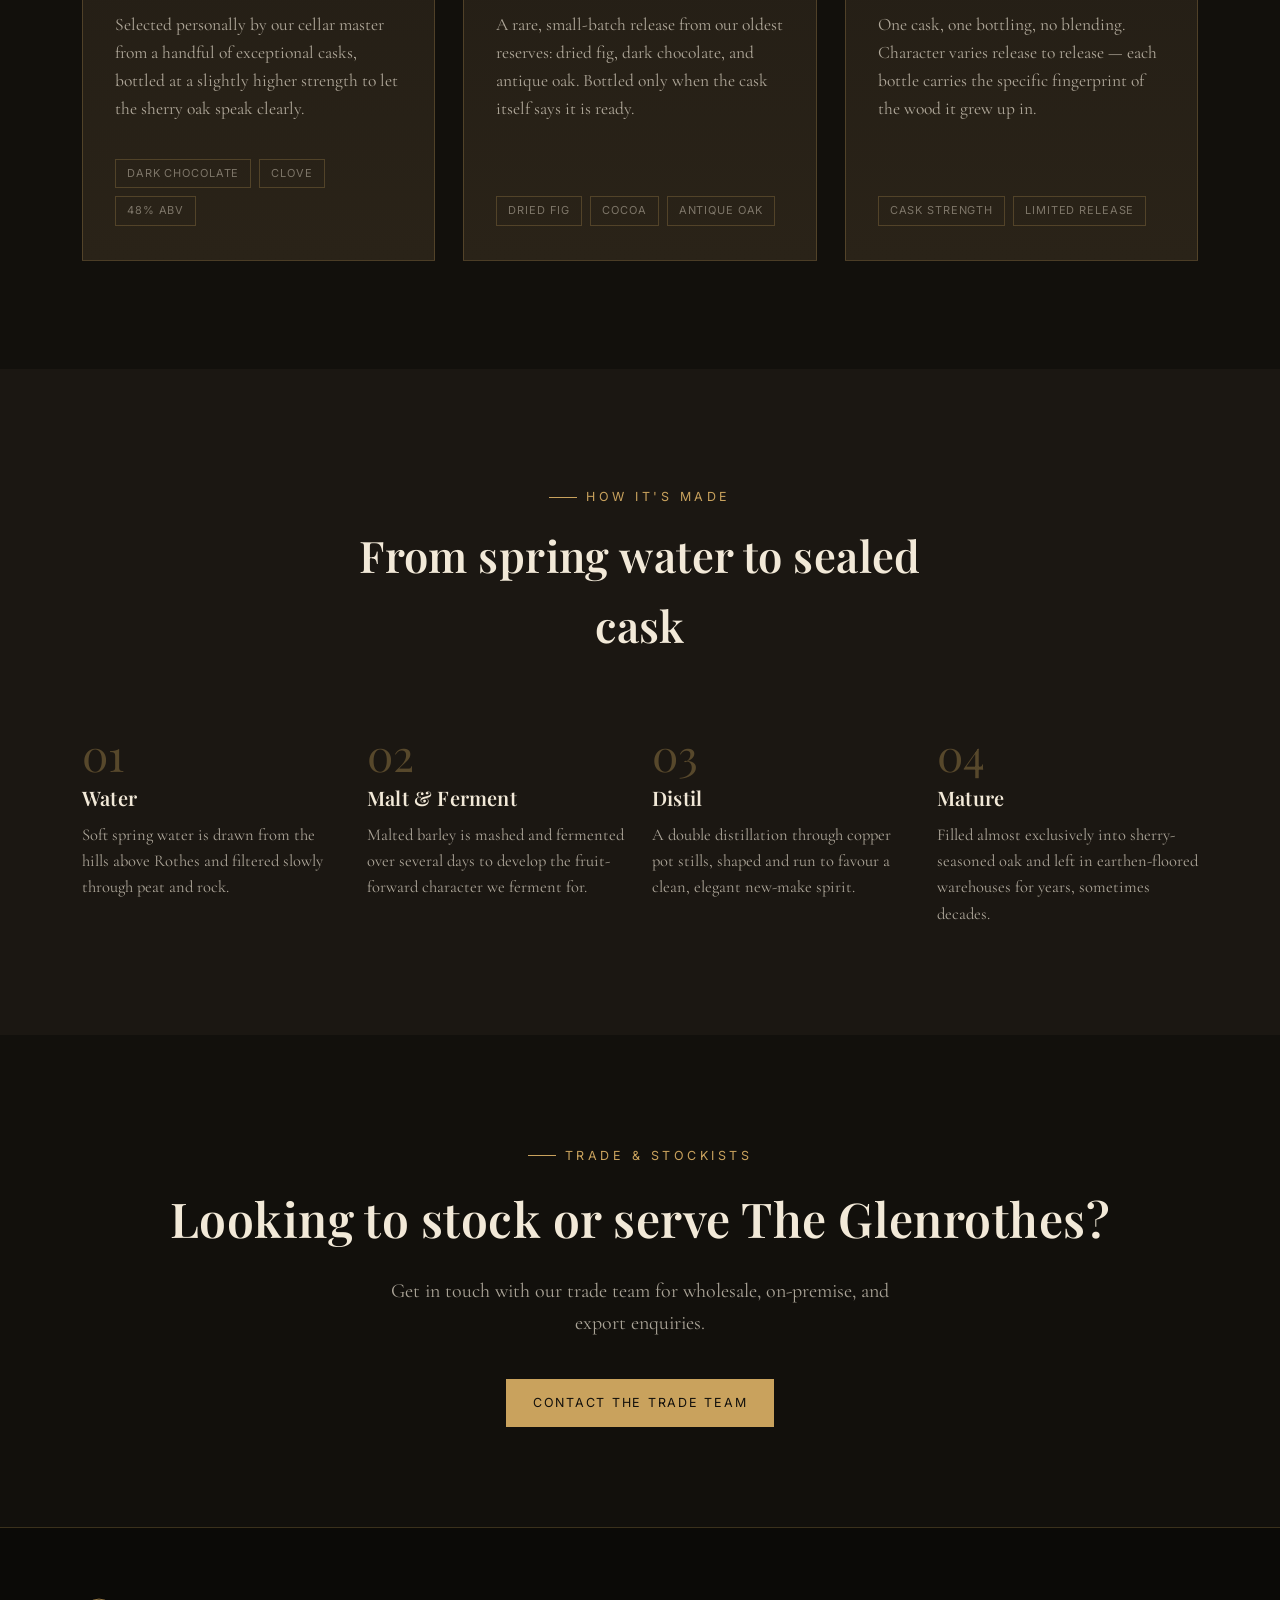
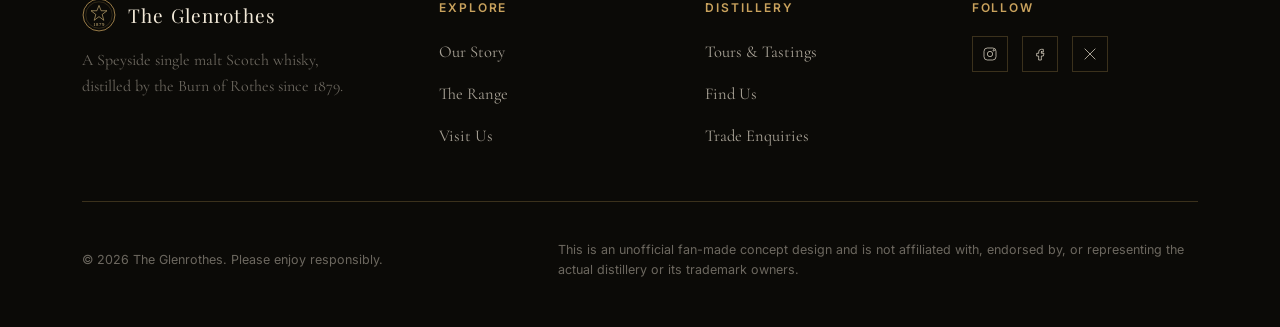
<file: the-range.html>
<!DOCTYPE html>
<html lang="en">
<head>
<meta charset="UTF-8">
<meta name="viewport" content="width=device-width, initial-scale=1.0">
<title>The Range — The Glenrothes</title>
<meta name="description" content="Explore The Glenrothes range of Speyside single malt Scotch whisky expressions, from the 12 Year Old to the rare 25 Year Old Legacy.">
<link rel="icon" type="image/svg+xml" href="assets/img/favicon.svg">
<link rel="stylesheet" href="assets/css/style.css">
</head>
<body>
<a class="skip-link" href="#main">Skip to content</a>

<div class="age-gate" id="age-gate">
  <div class="age-gate-card">
    <svg viewBox="0 0 64 64" fill="none" stroke="#c9a25d" stroke-width="1.4"><circle cx="32" cy="32" r="30"/><path d="M32 14 L36 24 L47 24 L38 31 L41 42 L32 35 L23 42 L26 31 L17 24 L28 24 Z"/></svg>
    <h2>Welcome to The Glenrothes</h2>
    <p>This site discusses alcoholic beverages. Please confirm you are of legal drinking age in your country of residence to continue.</p>
    <div class="age-gate-actions">
      <button type="button" class="btn btn-solid" data-age="enter">I am of legal age</button>
      <button type="button" class="btn-ghost" data-age="leave">Exit</button>
    </div>
  </div>
</div>

<header class="site-header">
  <div class="wrap">
    <a href="home.html" class="brand">
      <img src="assets/img/logo.svg" alt="">
      <span class="brand-name">The Glenrothes<small>Speyside Single Malt · Est. 1879</small></span>
    </a>
    <nav class="main-nav" aria-label="Primary">
      <ul>
        <li><a href="home.html">Home</a></li>
        <li><a href="our-story.html">Our Story</a></li>
        <li><a href="the-range.html" aria-current="page">The Range</a></li>
        <li><a href="visit.html">Visit Us</a></li>
        <li><a href="contact.html">Contact</a></li>
        <li><a href="index.html" class="logout-link"><svg viewBox="0 0 24 24" fill="none" stroke="currentColor" stroke-width="1.6" aria-hidden="true"><path d="M9 21H5a2 2 0 0 1-2-2V5a2 2 0 0 1 2-2h4"/><path d="M16 17l5-5-5-5"/><path d="M21 12H9"/></svg>Log Out</a></li>
      </ul>
      <a href="contact.html" class="btn">Trade Enquiries</a>
    </nav>
    <button class="nav-toggle" aria-label="Toggle navigation" aria-expanded="false">
      <svg viewBox="0 0 24 24" fill="none" stroke="currentColor" stroke-width="1.8"><path d="M3 6h18M3 12h18M3 18h18"/></svg>
    </button>
  </div>
</header>

<main id="main">

  <section class="page-hero">
    <div class="wrap">
      <span class="breadcrumb"><a href="home.html">Home</a> / The Range</span>
      <span class="eyebrow">Core Collection</span>
      <h1>Five expressions, one house style</h1>
      <p>Every bottle shares the same DNA — sherry oak, soft spring water, unhurried maturation — expressed differently at each age.</p>
    </div>
  </section>

  <section>
    <div class="wrap">
      <div class="range-grid">

        <article class="expr-card">
          <div class="glass"><img src="assets/img/glass-dram.svg" alt=""></div>
          <span class="age">12 Years Old</span>
          <h3>The Founder's Reserve</h3>
          <p>Bright orchard fruit, soft vanilla oak, and a whisper of ginger spice on the finish. Approachable, generous, and true to the house style — the natural place to start.</p>
          <div class="notes"><span class="tag">Orchard Fruit</span><span class="tag">Vanilla</span><span class="tag">Ginger</span><span class="tag">40% ABV</span></div>
        </article>

        <article class="expr-card">
          <div class="glass"><img src="assets/img/glass-dram.svg" alt=""></div>
          <span class="age">15 Years Old</span>
          <h3>The Soleo Reserve</h3>
          <p>A warmer, rounder step up: baked apple, toffee, and toasted oak spice, with the first hints of the darker fruit that defines the older releases.</p>
          <div class="notes"><span class="tag">Baked Apple</span><span class="tag">Toffee</span><span class="tag">Toasted Oak</span></div>
        </article>

        <article class="expr-card">
          <div class="glass"><img src="assets/img/glass-dram.svg" alt=""></div>
          <span class="age">18 Years Old</span>
          <h3>The Sherry Cask</h3>
          <p>Dark stone fruit, cinnamon, and polished mahogany, built almost entirely in first-fill oloroso casks. Rich, layered, and built to sit with after a long dinner.</p>
          <div class="notes"><span class="tag">Stone Fruit</span><span class="tag">Cinnamon</span><span class="tag">Oloroso</span></div>
        </article>

        <article class="expr-card">
          <div class="glass"><img src="assets/img/glass-dram.svg" alt=""></div>
          <span class="age">No Age Statement</span>
          <h3>Whisky Maker's Cut</h3>
          <p>Selected personally by our cellar master from a handful of exceptional casks, bottled at a slightly higher strength to let the sherry oak speak clearly.</p>
          <div class="notes"><span class="tag">Dark Chocolate</span><span class="tag">Clove</span><span class="tag">48% ABV</span></div>
        </article>

        <article class="expr-card">
          <div class="glass"><img src="assets/img/glass-dram.svg" alt=""></div>
          <span class="age">25 Years Old</span>
          <h3>The Legacy</h3>
          <p>A rare, small-batch release from our oldest reserves: dried fig, dark chocolate, and antique oak. Bottled only when the cask itself says it is ready.</p>
          <div class="notes"><span class="tag">Dried Fig</span><span class="tag">Cocoa</span><span class="tag">Antique Oak</span></div>
        </article>

        <article class="expr-card">
          <div class="glass"><img src="assets/img/glass-dram.svg" alt=""></div>
          <span class="age">Single Cask</span>
          <h3>Vintage Reserve</h3>
          <p>One cask, one bottling, no blending. Character varies release to release — each bottle carries the specific fingerprint of the wood it grew up in.</p>
          <div class="notes"><span class="tag">Cask Strength</span><span class="tag">Limited Release</span></div>
        </article>

      </div>
    </div>
  </section>

  <section class="section-alt">
    <div class="wrap">
      <div class="section-head center">
        <span class="eyebrow" style="justify-content:center">How It's Made</span>
        <h2>From spring water to sealed cask</h2>
      </div>
      <div class="process-steps">
        <div class="step">
          <span class="num">01</span>
          <h4>Water</h4>
          <p>Soft spring water is drawn from the hills above Rothes and filtered slowly through peat and rock.</p>
        </div>
        <div class="step">
          <span class="num">02</span>
          <h4>Malt &amp; Ferment</h4>
          <p>Malted barley is mashed and fermented over several days to develop the fruit-forward character we ferment for.</p>
        </div>
        <div class="step">
          <span class="num">03</span>
          <h4>Distil</h4>
          <p>A double distillation through copper pot stills, shaped and run to favour a clean, elegant new-make spirit.</p>
        </div>
        <div class="step">
          <span class="num">04</span>
          <h4>Mature</h4>
          <p>Filled almost exclusively into sherry-seasoned oak and left in earthen-floored warehouses for years, sometimes decades.</p>
        </div>
      </div>
    </div>
  </section>

  <section class="cta-band">
    <div class="wrap">
      <span class="eyebrow" style="justify-content:center">Trade &amp; Stockists</span>
      <h2>Looking to stock or serve The Glenrothes?</h2>
      <p>Get in touch with our trade team for wholesale, on-premise, and export enquiries.</p>
      <a href="contact.html" class="btn btn-solid">Contact the Trade Team</a>
    </div>
  </section>

</main>

<footer class="site-footer">
  <div class="wrap">
    <div class="footer-grid">
      <div class="footer-brand">
        <a href="home.html" class="brand">
          <img src="assets/img/logo.svg" alt="">
          <span class="brand-name">The Glenrothes</span>
        </a>
        <p>A Speyside single malt Scotch whisky, distilled by the Burn of Rothes since 1879.</p>
      </div>
      <div class="footer-col">
        <h4>Explore</h4>
        <ul>
          <li><a href="our-story.html">Our Story</a></li>
          <li><a href="the-range.html">The Range</a></li>
          <li><a href="visit.html">Visit Us</a></li>
        </ul>
      </div>
      <div class="footer-col">
        <h4>Distillery</h4>
        <ul>
          <li><a href="visit.html#tours">Tours &amp; Tastings</a></li>
          <li><a href="visit.html#map">Find Us</a></li>
          <li><a href="contact.html">Trade Enquiries</a></li>
        </ul>
      </div>
      <div class="footer-col">
        <h4>Follow</h4>
        <div class="social-row">
          <a href="#" aria-label="Instagram"><svg viewBox="0 0 24 24" fill="none" stroke="currentColor" stroke-width="1.5"><rect x="3" y="3" width="18" height="18" rx="5"/><circle cx="12" cy="12" r="4"/><circle cx="17.5" cy="6.5" r="1"/></svg></a>
          <a href="#" aria-label="Facebook"><svg viewBox="0 0 24 24" fill="none" stroke="currentColor" stroke-width="1.5"><path d="M14 9h3V5h-3a4 4 0 0 0-4 4v2H7v4h3v6h4v-6h3l1-4h-4V9a1 1 0 0 1 1-1Z"/></svg></a>
          <a href="#" aria-label="X"><svg viewBox="0 0 24 24" fill="none" stroke="currentColor" stroke-width="1.5"><path d="M4 4l16 16M20 4 4 20"/></svg></a>
        </div>
      </div>
    </div>
    <div class="footer-bottom">
      <span>&copy; <span id="year"></span> The Glenrothes. Please enjoy responsibly.</span>
      <p class="legal-note">This is an unofficial fan-made concept design and is not affiliated with, endorsed by, or representing the actual distillery or its trademark owners.</p>
    </div>
  </div>
</footer>

<script src="assets/js/main.js"></script>
</body>
</html>
</file>
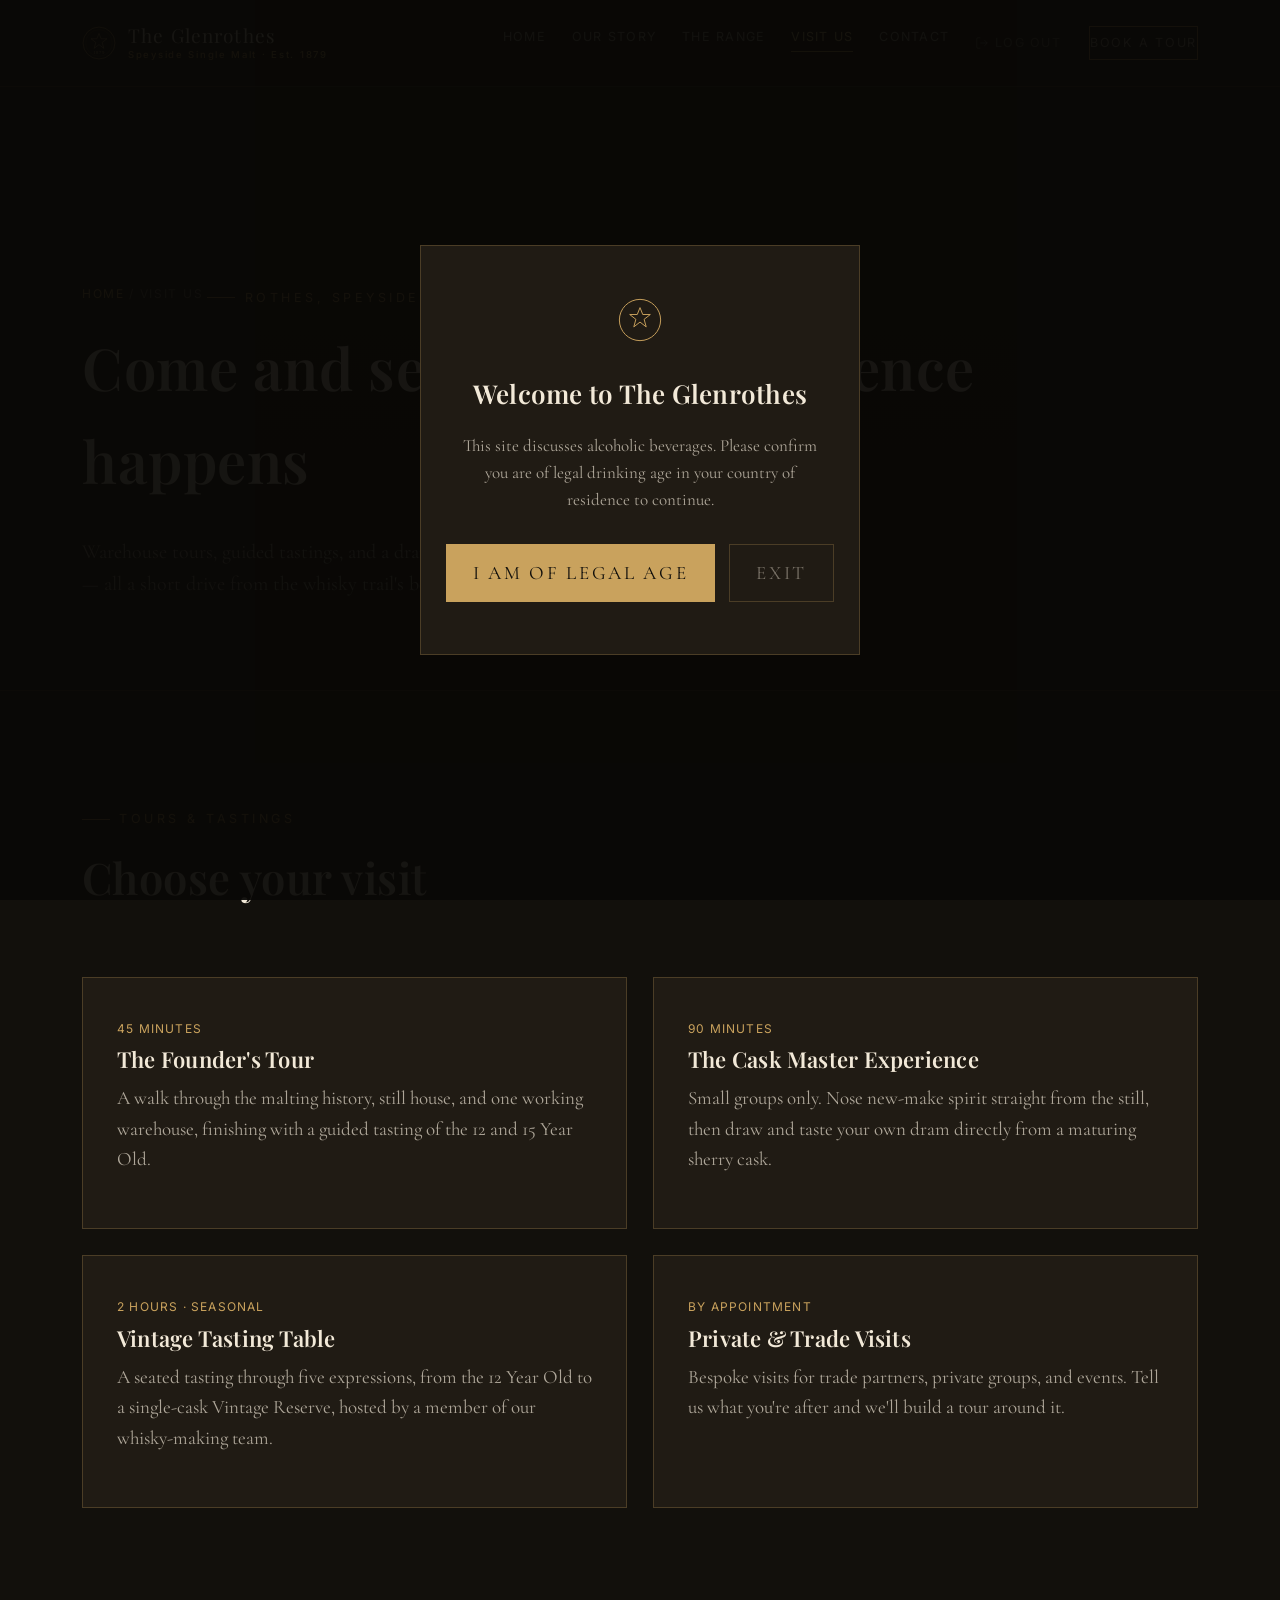
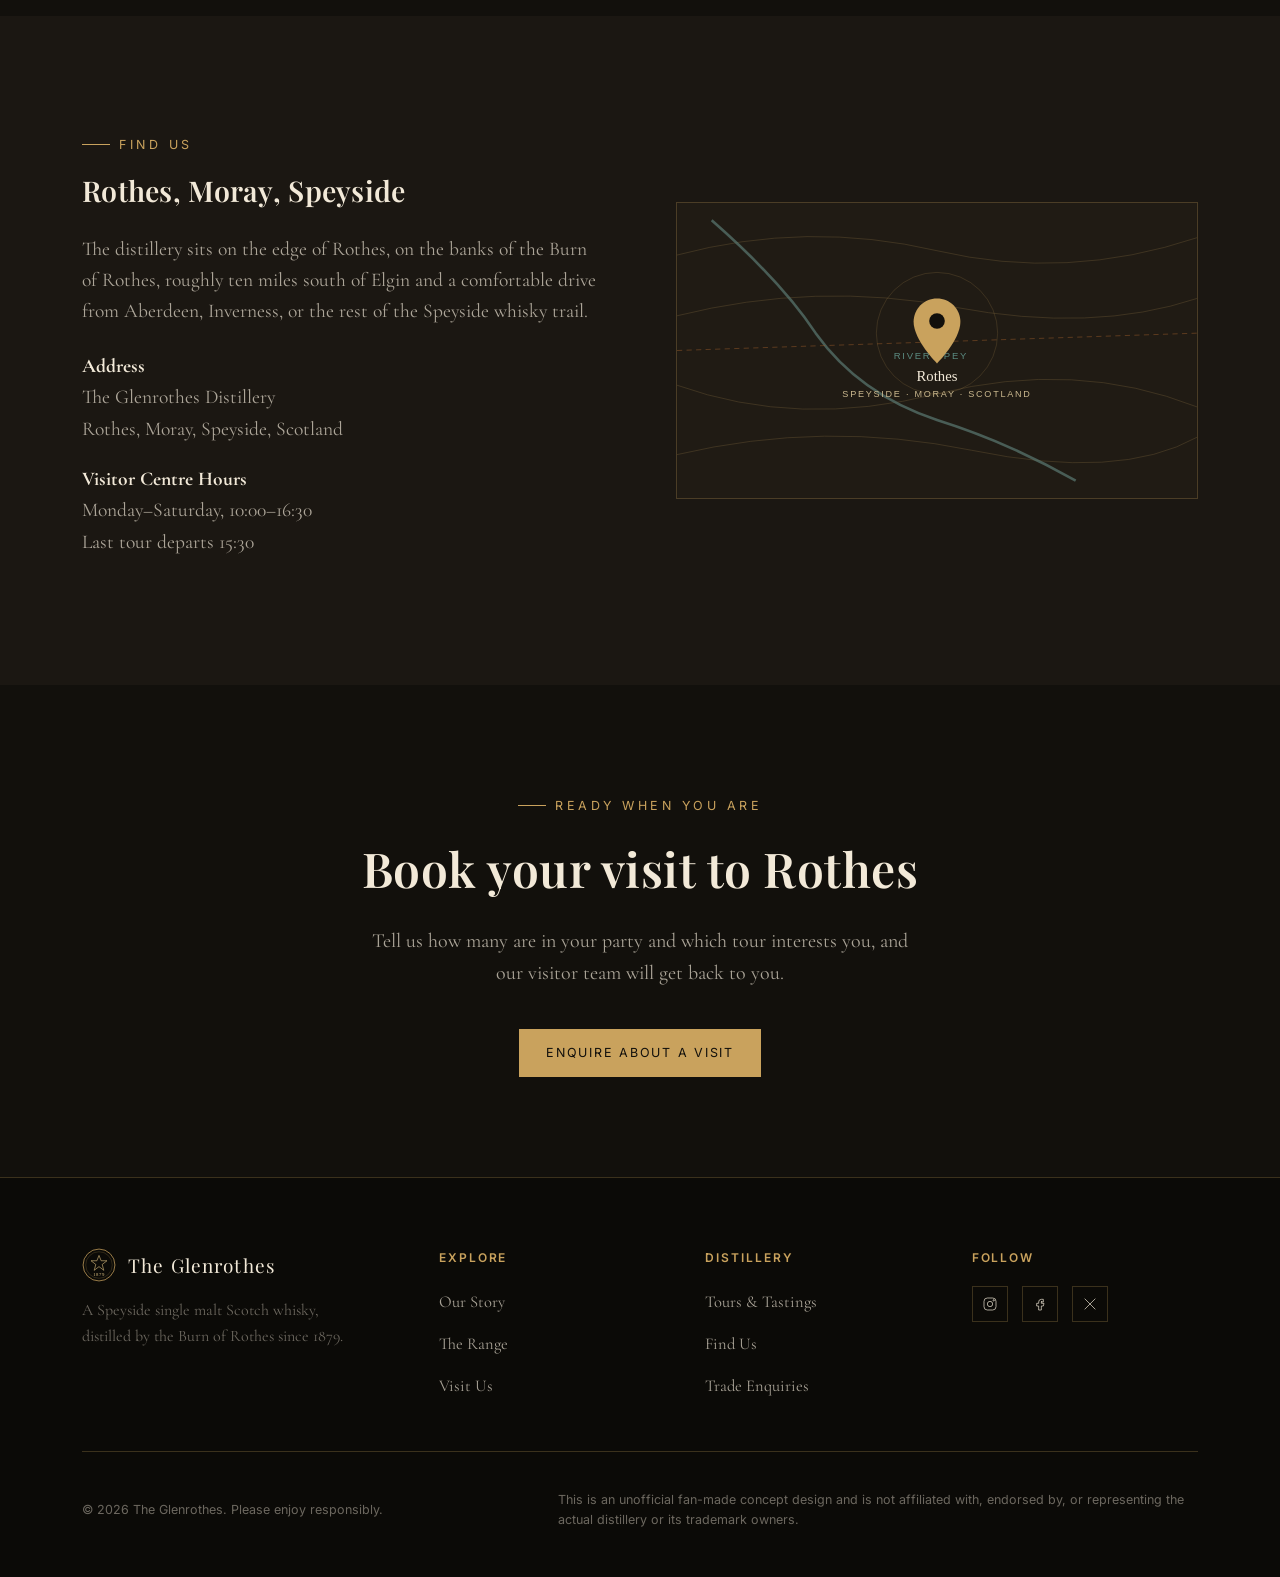
<file: visit.html>
<!DOCTYPE html>
<html lang="en">
<head>
<meta charset="UTF-8">
<meta name="viewport" content="width=device-width, initial-scale=1.0">
<title>Visit Us — The Glenrothes</title>
<meta name="description" content="Plan a visit to The Glenrothes distillery in Rothes, Speyside — tours, tastings, and how to find us.">
<link rel="icon" type="image/svg+xml" href="assets/img/favicon.svg">
<link rel="stylesheet" href="assets/css/style.css">
</head>
<body>
<a class="skip-link" href="#main">Skip to content</a>

<div class="age-gate" id="age-gate">
  <div class="age-gate-card">
    <svg viewBox="0 0 64 64" fill="none" stroke="#c9a25d" stroke-width="1.4"><circle cx="32" cy="32" r="30"/><path d="M32 14 L36 24 L47 24 L38 31 L41 42 L32 35 L23 42 L26 31 L17 24 L28 24 Z"/></svg>
    <h2>Welcome to The Glenrothes</h2>
    <p>This site discusses alcoholic beverages. Please confirm you are of legal drinking age in your country of residence to continue.</p>
    <div class="age-gate-actions">
      <button type="button" class="btn btn-solid" data-age="enter">I am of legal age</button>
      <button type="button" class="btn-ghost" data-age="leave">Exit</button>
    </div>
  </div>
</div>

<header class="site-header">
  <div class="wrap">
    <a href="home.html" class="brand">
      <img src="assets/img/logo.svg" alt="">
      <span class="brand-name">The Glenrothes<small>Speyside Single Malt · Est. 1879</small></span>
    </a>
    <nav class="main-nav" aria-label="Primary">
      <ul>
        <li><a href="home.html">Home</a></li>
        <li><a href="our-story.html">Our Story</a></li>
        <li><a href="the-range.html">The Range</a></li>
        <li><a href="visit.html" aria-current="page">Visit Us</a></li>
        <li><a href="contact.html">Contact</a></li>
        <li><a href="index.html" class="logout-link"><svg viewBox="0 0 24 24" fill="none" stroke="currentColor" stroke-width="1.6" aria-hidden="true"><path d="M9 21H5a2 2 0 0 1-2-2V5a2 2 0 0 1 2-2h4"/><path d="M16 17l5-5-5-5"/><path d="M21 12H9"/></svg>Log Out</a></li>
      </ul>
      <a href="#tours" class="btn">Book a Tour</a>
    </nav>
    <button class="nav-toggle" aria-label="Toggle navigation" aria-expanded="false">
      <svg viewBox="0 0 24 24" fill="none" stroke="currentColor" stroke-width="1.8"><path d="M3 6h18M3 12h18M3 18h18"/></svg>
    </button>
  </div>
</header>

<main id="main">

  <section class="page-hero">
    <div class="wrap">
      <span class="breadcrumb"><a href="home.html">Home</a> / Visit Us</span>
      <span class="eyebrow">Rothes, Speyside</span>
      <h1>Come and see where the patience happens</h1>
      <p>Warehouse tours, guided tastings, and a dram drawn straight from the cask — all a short drive from the whisky trail's best-known names.</p>
    </div>
  </section>

  <section id="tours">
    <div class="wrap">
      <div class="section-head">
        <span class="eyebrow">Tours &amp; Tastings</span>
        <h2>Choose your visit</h2>
      </div>
      <div class="info-grid">
        <div class="info-card">
          <span class="meta">45 Minutes</span>
          <h3>The Founder's Tour</h3>
          <p>A walk through the malting history, still house, and one working warehouse, finishing with a guided tasting of the 12 and 15 Year Old.</p>
        </div>
        <div class="info-card">
          <span class="meta">90 Minutes</span>
          <h3>The Cask Master Experience</h3>
          <p>Small groups only. Nose new-make spirit straight from the still, then draw and taste your own dram directly from a maturing sherry cask.</p>
        </div>
        <div class="info-card">
          <span class="meta">2 Hours · Seasonal</span>
          <h3>Vintage Tasting Table</h3>
          <p>A seated tasting through five expressions, from the 12 Year Old to a single-cask Vintage Reserve, hosted by a member of our whisky-making team.</p>
        </div>
        <div class="info-card">
          <span class="meta">By Appointment</span>
          <h3>Private &amp; Trade Visits</h3>
          <p>Bespoke visits for trade partners, private groups, and events. Tell us what you're after and we'll build a tour around it.</p>
        </div>
      </div>
    </div>
  </section>

  <section class="section-alt" id="map">
    <div class="wrap">
      <div class="split">
        <div class="split-copy">
          <span class="eyebrow">Find Us</span>
          <h2>Rothes, Moray, Speyside</h2>
          <p>The distillery sits on the edge of Rothes, on the banks of the Burn of Rothes, roughly ten miles south of Elgin and a comfortable drive from Aberdeen, Inverness, or the rest of the Speyside whisky trail.</p>
          <p style="color:var(--cream-dim);margin-top:24px;"><strong style="color:var(--cream)">Address</strong><br>The Glenrothes Distillery<br>Rothes, Moray, Speyside, Scotland</p>
          <p style="color:var(--cream-dim);margin-top:18px;"><strong style="color:var(--cream)">Visitor Centre Hours</strong><br>Monday–Saturday, 10:00–16:30<br>Last tour departs 15:30</p>
        </div>
        <div class="split-media">
          <div class="map-frame"><img src="assets/img/map-illustration.svg" alt="Stylised map showing Rothes on the River Spey, Speyside, Scotland"></div>
        </div>
      </div>
    </div>
  </section>

  <section class="cta-band">
    <div class="wrap">
      <span class="eyebrow" style="justify-content:center">Ready When You Are</span>
      <h2>Book your visit to Rothes</h2>
      <p>Tell us how many are in your party and which tour interests you, and our visitor team will get back to you.</p>
      <a href="contact.html" class="btn btn-solid">Enquire About a Visit</a>
    </div>
  </section>

</main>

<footer class="site-footer">
  <div class="wrap">
    <div class="footer-grid">
      <div class="footer-brand">
        <a href="home.html" class="brand">
          <img src="assets/img/logo.svg" alt="">
          <span class="brand-name">The Glenrothes</span>
        </a>
        <p>A Speyside single malt Scotch whisky, distilled by the Burn of Rothes since 1879.</p>
      </div>
      <div class="footer-col">
        <h4>Explore</h4>
        <ul>
          <li><a href="our-story.html">Our Story</a></li>
          <li><a href="the-range.html">The Range</a></li>
          <li><a href="visit.html">Visit Us</a></li>
        </ul>
      </div>
      <div class="footer-col">
        <h4>Distillery</h4>
        <ul>
          <li><a href="visit.html#tours">Tours &amp; Tastings</a></li>
          <li><a href="visit.html#map">Find Us</a></li>
          <li><a href="contact.html">Trade Enquiries</a></li>
        </ul>
      </div>
      <div class="footer-col">
        <h4>Follow</h4>
        <div class="social-row">
          <a href="#" aria-label="Instagram"><svg viewBox="0 0 24 24" fill="none" stroke="currentColor" stroke-width="1.5"><rect x="3" y="3" width="18" height="18" rx="5"/><circle cx="12" cy="12" r="4"/><circle cx="17.5" cy="6.5" r="1"/></svg></a>
          <a href="#" aria-label="Facebook"><svg viewBox="0 0 24 24" fill="none" stroke="currentColor" stroke-width="1.5"><path d="M14 9h3V5h-3a4 4 0 0 0-4 4v2H7v4h3v6h4v-6h3l1-4h-4V9a1 1 0 0 1 1-1Z"/></svg></a>
          <a href="#" aria-label="X"><svg viewBox="0 0 24 24" fill="none" stroke="currentColor" stroke-width="1.5"><path d="M4 4l16 16M20 4 4 20"/></svg></a>
        </div>
      </div>
    </div>
    <div class="footer-bottom">
      <span>&copy; <span id="year"></span> The Glenrothes. Please enjoy responsibly.</span>
      <p class="legal-note">This is an unofficial fan-made concept design and is not affiliated with, endorsed by, or representing the actual distillery or its trademark owners.</p>
    </div>
  </div>
</footer>

<script src="assets/js/main.js"></script>
</body>
</html>
</file>
<file: assets/css/gate.css>
/* The Distillery — password gate / landing page */

/* Title font: "Span" (Jamie Clarke Type) is a paid commercial font and isn't
   embedded here — swap this import + font-family for the licensed version
   when it's available. Fraunces is a free stand-in with a similar organic,
   stone-carved-inscription character. */
@import url('https://fonts.googleapis.com/css2?family=Fraunces:ital,wght@0,400;0,500;0,600;1,400&family=Inter:wght@400;500;600&display=swap');

:root {
  --ink: #0d0c0a;
  --cream: #f4ecdd;
  --cream-dim: rgba(244, 236, 221, 0.72);
  --cream-faint: rgba(244, 236, 221, 0.46);
  --sage: #c5d3c7;
  --sage-soft: rgba(197, 211, 199, 0.42);
  --sage-glow: rgba(197, 211, 199, 0.18);
  --btn-fill: rgba(68, 79, 67, 0.6);
  --btn-fill-hover: rgba(68, 79, 67, 0.8);
}

* { box-sizing: border-box; }

html, body {
  height: 100%;
  margin: 0;
}

body {
  background: var(--ink);
  color: var(--cream);
  font-family: 'Inter', sans-serif;
  overflow-x: hidden;
}

.skip-link {
  position: absolute;
  left: -999px;
  top: 0;
  background: var(--sage);
  color: var(--ink);
  padding: 10px 18px;
  font-size: 14px;
  z-index: 999;
}
.skip-link:focus { left: 16px; top: 16px; }

.visually-hidden {
  position: absolute;
  width: 1px; height: 1px;
  padding: 0; margin: -1px;
  overflow: hidden;
  clip: rect(0, 0, 0, 0);
  white-space: nowrap;
  border: 0;
}

/* ---------- Video stage ---------- */
.gate-stage {
  position: relative;
  min-height: 100vh;
  min-height: 100dvh;
  width: 100%;
  overflow: hidden;
  display: flex;
  align-items: center;
  justify-content: center;
}

/* Cross-dissolve as a reveal, not a mutual fade: the exiting video is the
   only one that ever animates opacity, and it sits on top of an incoming
   video that is already fully opaque underneath. Fading two layers toward
   50% at the same time multiplies their darkness together instead of
   blending cleanly, which is what caused the dip to black mid-transition. */
.bg-video {
  position: absolute;
  inset: 0;
  width: 100%;
  height: 100%;
  object-fit: cover;
  object-position: center 55%;
  z-index: 0;
  opacity: 1;
}
.bg-video.is-current {
  z-index: 1;
}
.bg-video.is-exiting {
  z-index: 2;
  transition: opacity 1s linear;
  opacity: 0;
}

.scrim {
  position: absolute;
  inset: 0;
  z-index: 1;
  background:
    radial-gradient(ellipse 70% 60% at 50% 38%, rgba(13, 12, 10, 0.02), rgba(13, 12, 10, 0.16) 68%, rgba(13, 12, 10, 0.34) 100%),
    linear-gradient(180deg, rgba(9, 8, 6, 0.16) 0%, rgba(9, 8, 6, 0.04) 30%, rgba(9, 8, 6, 0.08) 68%, rgba(9, 8, 6, 0.3) 100%);
}

.grain {
  position: absolute;
  inset: -25%;
  width: 150%;
  height: 150%;
  z-index: 2;
  opacity: 0.13;
  mix-blend-mode: overlay;
  pointer-events: none;
  background-image: url("data:image/svg+xml;utf8,<svg xmlns='http://www.w3.org/2000/svg' width='140' height='140'><filter id='n'><feTurbulence type='fractalNoise' baseFrequency='0.9' numOctaves='2' stitchTiles='stitch'/></filter><rect width='100%25' height='100%25' filter='url(%23n)'/></svg>");
  background-size: 180px 180px;
  animation: grain-shift 0.5s steps(1) infinite;
}

@keyframes grain-shift {
  0%   { transform: translate(0%, 0%); }
  10%  { transform: translate(-3%, -7%); }
  20%  { transform: translate(-9%, 4%); }
  30%  { transform: translate(5%, -3%); }
  40%  { transform: translate(-4%, 7%); }
  50%  { transform: translate(-7%, -4%); }
  60%  { transform: translate(9%, 2%); }
  70%  { transform: translate(3%, 7%); }
  80%  { transform: translate(-3%, -9%); }
  90%  { transform: translate(6%, 3%); }
  100% { transform: translate(0%, 0%); }
}

/* ---------- Content ---------- */
.gate-content {
  position: relative;
  z-index: 3;
  width: 100%;
  max-width: 640px;
  margin: 0 auto;
  padding: 40px 28px;
  display: flex;
  flex-direction: column;
  align-items: center;
  text-align: center;
}

.corner-logo {
  position: absolute;
  top: clamp(20px, 4vh, 40px);
  z-index: 4;
  height: clamp(38px, 5.5vw, 58px);
  width: auto;
  filter: drop-shadow(0 4px 14px rgba(0, 0, 0, 0.5));
  opacity: 0;
  animation: rise 1s cubic-bezier(.22,.9,.32,1) 0.15s forwards;
}
.corner-logo.top-left { left: clamp(20px, 4vw, 48px); }
.corner-logo.top-right { right: clamp(20px, 4vw, 48px); }

.gate-title {
  font-family: 'Fraunces', Georgia, serif;
  font-weight: 500;
  font-size: clamp(38px, 9vw, 108px);
  letter-spacing: 0.005em;
  line-height: 1.05;
  white-space: nowrap;
  margin: 0;
  color: var(--cream);
  text-shadow: 0 4px 30px rgba(0, 0, 0, 0.55);
  opacity: 0;
  animation: rise 1s cubic-bezier(.22,.9,.32,1) 0.35s forwards;
}

.gate-divider {
  width: 128px;
  height: 2px;
  background: linear-gradient(90deg, transparent, var(--sage), transparent);
  margin: 22px 0 40px;
  opacity: 0;
  animation: rise 1s cubic-bezier(.22,.9,.32,1) 0.45s forwards;
}

@keyframes rise {
  from { opacity: 0; transform: translateY(14px); }
  to { opacity: 1; transform: translateY(0); }
}

/* ---------- Form ---------- */
.gate-form {
  width: 100%;
  max-width: 400px;
  display: flex;
  flex-direction: column;
  align-items: center;
  opacity: 0;
  animation: rise 1s cubic-bezier(.22,.9,.32,1) 0.6s forwards;
}

.password-field {
  position: relative;
  width: 100%;
  border: 1px solid var(--sage-soft);
  background: rgba(10, 9, 7, 0.38);
  backdrop-filter: blur(14px);
  -webkit-backdrop-filter: blur(14px);
  border-radius: 999px;
  transition: border-color 0.25s ease, box-shadow 0.25s ease;
}

.password-field:focus-within {
  border-color: var(--sage);
  box-shadow: 0 0 0 3px var(--sage-glow);
}

.password-field input {
  width: 100%;
  background: none;
  border: none;
  outline: none;
  color: var(--cream);
  font-family: 'Inter', sans-serif;
  font-size: 15.5px;
  letter-spacing: 0.04em;
  padding: 17px 50px 17px 24px;
}

.password-field input::placeholder {
  color: var(--cream-faint);
  letter-spacing: 0.1em;
}

.password-field input::-ms-reveal,
.password-field input::-ms-clear { display: none; }

.toggle-visibility {
  position: absolute;
  right: 6px;
  top: 50%;
  transform: translateY(-50%);
  background: none;
  border: none;
  width: 38px;
  height: 38px;
  display: flex;
  align-items: center;
  justify-content: center;
  color: var(--cream-faint);
  cursor: pointer;
  transition: color 0.2s ease;
}
.toggle-visibility:hover,
.toggle-visibility:focus-visible { color: var(--sage); }
.toggle-visibility svg { width: 19px; height: 19px; }
.toggle-visibility .icon-off { display: none; }
.toggle-visibility.is-visible .icon-on { display: none; }
.toggle-visibility.is-visible .icon-off { display: block; }

.btn-enter {
  display: block;
  width: 100%;
  margin-top: 18px;
  font-family: 'Inter', sans-serif;
  font-size: 12.5px;
  font-weight: 600;
  letter-spacing: 0.22em;
  text-transform: uppercase;
  padding: 16px 24px;
  border: 1px solid rgba(255, 255, 255, 0.2);
  background: var(--btn-fill);
  backdrop-filter: blur(10px);
  -webkit-backdrop-filter: blur(10px);
  color: var(--cream);
  border-radius: 999px;
  cursor: pointer;
  transition: background 0.25s ease, border-color 0.25s ease, transform 0.15s ease;
}
.btn-enter:hover { background: var(--btn-fill-hover); border-color: rgba(255, 255, 255, 0.32); }
.btn-enter:active { transform: scale(0.98); }
.btn-enter:disabled { opacity: 0.65; cursor: default; transform: none; }

.gate-error {
  display: flex;
  align-items: center;
  justify-content: center;
  gap: 8px;
  font-size: 13.5px;
  color: #e79086;
  margin: 16px 0 0;
  max-height: 0;
  overflow: hidden;
  opacity: 0;
  transition: opacity 0.25s ease, max-height 0.25s ease, margin 0.25s ease;
}
.gate-error.show {
  opacity: 1;
  max-height: 40px;
  margin: 16px 0 0;
}
.gate-error svg { width: 15px; height: 15px; flex-shrink: 0; }

.password-field.shake { animation: shake 0.42s ease; }
@keyframes shake {
  10%, 90% { transform: translateX(-1px); }
  20%, 80% { transform: translateX(2px); }
  30%, 50%, 70% { transform: translateX(-5px); }
  40%, 60% { transform: translateX(5px); }
}

/* Success state */
.gate-stage.is-unlocked .gate-content {
  animation: fadeout 0.6s ease forwards;
}
@keyframes fadeout {
  to { opacity: 0; transform: translateY(-8px); }
}

.gate-success-badge {
  display: none;
  align-items: center;
  gap: 8px;
  font-family: 'Inter', sans-serif;
  font-size: 12px;
  letter-spacing: 0.18em;
  text-transform: uppercase;
  color: var(--sage);
  margin-top: 16px;
}
.gate-success-badge.show { display: inline-flex; }
.gate-success-badge svg { width: 15px; height: 15px; }

/* ---------- Brand tag ---------- */
.brand-tag {
  width: fit-content;
  max-width: 100%;
  margin: 0 0 28px;
  opacity: 0;
  animation: rise 1s cubic-bezier(.22,.9,.32,1) 0.15s forwards;
}
.brand-tag span {
  display: block;
  font-family: 'Inter', sans-serif;
  font-weight: 700;
  font-size: clamp(11px, 1.8vw, 15px);
  letter-spacing: 0.2em;
  text-transform: uppercase;
  color: #ffffff;
  text-shadow: 0 2px 14px rgba(0, 0, 0, 0.5);
  white-space: nowrap;
}

/* Reduced motion */
@media (prefers-reduced-motion: reduce) {
  .corner-logo, .gate-title, .gate-divider, .gate-form, .brand-tag {
    animation: none !important;
    opacity: 1 !important;
    transform: none !important;
  }
  .password-field.shake { animation: none; }
  .grain { animation: none; }
}

@media (max-width: 480px) {
  .gate-content { padding: 32px 22px 48px; }
  .gate-title { font-size: clamp(30px, 10vw, 60px); margin-bottom: 36px; }
}

@media (max-height: 620px) {
  .corner-logo { height: clamp(30px, 4.5vw, 44px); }
  .gate-title { margin-bottom: 28px; }
}
</file>
<file: assets/css/style.css>
/* The Glenrothes — concept site stylesheet */

@import url('https://fonts.googleapis.com/css2?family=Cormorant+Garamond:ital,wght@0,400;0,500;0,600;1,400&family=Playfair+Display:wght@500;600;700&family=Inter:wght@400;500;600&display=swap');

:root {
  --ink: #12100c;
  --ink-2: #1b1712;
  --panel: #201b14;
  --panel-2: #2a2318;
  --hairline: rgba(201, 162, 93, 0.25);
  --cream: #f2e9d8;
  --cream-dim: rgba(242, 233, 216, 0.68);
  --cream-faint: rgba(242, 233, 216, 0.42);
  --gold: #c9a25d;
  --gold-bright: #e3c584;
  --amber: #a8632d;
  --amber-deep: #7a4720;
  --sherry: #6e2430;
  --max-w: 1180px;
  --radius: 2px;
}

* { box-sizing: border-box; }
html { scroll-behavior: smooth; }

body {
  margin: 0;
  background: var(--ink);
  color: var(--cream);
  font-family: 'Cormorant Garamond', Georgia, serif;
  font-size: 19px;
  line-height: 1.6;
  -webkit-font-smoothing: antialiased;
}

img { max-width: 100%; display: block; }

h1, h2, h3, h4 {
  font-family: 'Playfair Display', Georgia, serif;
  font-weight: 600;
  margin: 0 0 0.5em;
  letter-spacing: 0.01em;
}

a {
  color: inherit;
  text-decoration: none;
}

.eyebrow {
  font-family: 'Inter', sans-serif;
  font-size: 12.5px;
  letter-spacing: 0.28em;
  text-transform: uppercase;
  color: var(--gold);
  display: inline-flex;
  align-items: center;
  gap: 0.75em;
  margin-bottom: 1.1em;
}
.eyebrow::before {
  content: "";
  width: 28px;
  height: 1px;
  background: var(--gold);
  display: inline-block;
}

.wrap {
  max-width: var(--max-w);
  margin: 0 auto;
  padding: 0 32px;
}

/* Skip link */
.skip-link {
  position: absolute;
  left: -999px;
  top: 0;
  background: var(--gold);
  color: var(--ink);
  padding: 10px 18px;
  font-family: 'Inter', sans-serif;
  font-size: 14px;
  z-index: 999;
}
.skip-link:focus { left: 16px; top: 16px; }

.visually-hidden {
  position: absolute;
  width: 1px; height: 1px;
  padding: 0; margin: -1px;
  overflow: hidden;
  clip: rect(0, 0, 0, 0);
  white-space: nowrap;
  border: 0;
}

/* ---------- Header ---------- */
.site-header {
  position: sticky;
  top: 0;
  z-index: 60;
  background: rgba(18, 16, 12, 0.86);
  backdrop-filter: blur(10px);
  border-bottom: 1px solid var(--hairline);
}
.site-header .wrap {
  display: flex;
  align-items: center;
  justify-content: space-between;
  height: 86px;
}
.brand {
  display: flex;
  align-items: center;
  gap: 12px;
  font-family: 'Playfair Display', serif;
  letter-spacing: 0.06em;
  flex-shrink: 0;
}
.brand img, .brand svg { width: 34px; height: 34px; flex-shrink: 0; }
.brand-name {
  font-size: 19px;
  line-height: 1.1;
  white-space: nowrap;
}
.brand-name small {
  display: block;
  font-family: 'Inter', sans-serif;
  font-size: 9.5px;
  letter-spacing: 0.18em;
  color: var(--gold);
  font-weight: 500;
  margin-top: 4px;
  white-space: nowrap;
}

.main-nav {
  display: flex;
  align-items: center;
  gap: 28px;
  min-width: 0;
}
.main-nav ul {
  list-style: none;
  display: flex;
  gap: 26px;
  margin: 0;
  padding: 0;
  font-family: 'Inter', sans-serif;
  font-size: 12.5px;
  letter-spacing: 0.1em;
  text-transform: uppercase;
  white-space: nowrap;
}
.main-nav a {
  position: relative;
  padding: 6px 0;
  color: var(--cream-dim);
  transition: color 0.25s ease;
}
.main-nav a:hover,
.main-nav a[aria-current="page"] { color: var(--gold-bright); }
.main-nav a[aria-current="page"]::after {
  content: "";
  position: absolute;
  left: 0; right: 0; bottom: -2px;
  height: 1px;
  background: var(--gold);
}

.main-nav .logout-link {
  display: inline-flex;
  align-items: center;
  gap: 6px;
  color: var(--cream-faint);
}
.main-nav .logout-link svg { width: 14px; height: 14px; }
.main-nav .logout-link:hover { color: var(--gold-bright); }

.nav-toggle {
  display: none;
  background: none;
  border: 1px solid var(--hairline);
  color: var(--cream);
  width: 44px;
  height: 40px;
  align-items: center;
  justify-content: center;
  cursor: pointer;
}
.nav-toggle svg { width: 20px; height: 20px; }

.btn {
  font-family: 'Inter', sans-serif;
  font-size: 12.5px;
  letter-spacing: 0.14em;
  text-transform: uppercase;
  padding: 13px 26px;
  border: 1px solid var(--gold);
  color: var(--gold-bright);
  display: inline-block;
  transition: background 0.25s ease, color 0.25s ease;
  white-space: nowrap;
}
.btn:hover { background: var(--gold); color: var(--ink); }
.btn-solid {
  background: var(--gold);
  color: var(--ink);
}
.btn-solid:hover { background: var(--gold-bright); }

/* ---------- Hero ---------- */
.hero {
  position: relative;
  min-height: 92vh;
  display: flex;
  align-items: center;
  overflow: hidden;
  background:
    radial-gradient(ellipse at 78% 20%, rgba(168, 99, 45, 0.28), transparent 55%),
    linear-gradient(180deg, #15120d 0%, #100d09 60%, #0d0b08 100%);
}
.hero::after {
  content: "";
  position: absolute;
  inset: 0;
  background-image: url('../img/texture-lines.svg');
  background-size: cover;
  opacity: 0.5;
  pointer-events: none;
}
.hero .wrap {
  position: relative;
  z-index: 2;
  display: grid;
  grid-template-columns: 1.1fr 0.9fr;
  gap: 40px;
  align-items: center;
  padding-top: 40px;
  padding-bottom: 40px;
}
.hero h1 {
  font-size: clamp(40px, 5.2vw, 68px);
  line-height: 1.05;
  margin-bottom: 0.3em;
}
.hero h1 em {
  font-style: italic;
  color: var(--gold-bright);
}
.hero p.lede {
  font-size: 21px;
  color: var(--cream-dim);
  max-width: 46ch;
  margin-bottom: 2em;
}
.hero-actions { display: flex; gap: 18px; flex-wrap: wrap; }
.hero-visual { display: flex; justify-content: center; }
.hero-visual svg { width: min(280px, 80%); filter: drop-shadow(0 30px 60px rgba(0,0,0,0.55)); }

.scroll-cue {
  position: absolute;
  bottom: 28px;
  left: 50%;
  transform: translateX(-50%);
  font-family: 'Inter', sans-serif;
  font-size: 11px;
  letter-spacing: 0.3em;
  text-transform: uppercase;
  color: var(--cream-faint);
  display: flex;
  flex-direction: column;
  align-items: center;
  gap: 10px;
  z-index: 2;
}
.scroll-cue .line {
  width: 1px;
  height: 34px;
  background: linear-gradient(var(--gold), transparent);
  animation: pulse-line 2.4s ease-in-out infinite;
}
@keyframes pulse-line {
  0%, 100% { opacity: 0.3; }
  50% { opacity: 1; }
}

/* ---------- Sections ---------- */
section { padding: 108px 0; position: relative; }
.section-alt { background: var(--ink-2); }
.section-head {
  max-width: 640px;
  margin-bottom: 64px;
}
.section-head.center { margin-left: auto; margin-right: auto; text-align: center; }
.section-head h2 { font-size: clamp(30px, 3.4vw, 44px); }
.section-head p { color: var(--cream-dim); font-size: 20px; }

.divider {
  width: 60px;
  height: 1px;
  background: var(--gold);
  margin: 0 auto 28px;
}

/* Pillars / feature grid */
.grid-3 {
  display: grid;
  grid-template-columns: repeat(3, 1fr);
  gap: 1px;
  background: var(--hairline);
  border: 1px solid var(--hairline);
}
.pillar {
  background: var(--ink);
  padding: 46px 38px;
}
.pillar svg { width: 40px; height: 40px; color: var(--gold); margin-bottom: 22px; }
.pillar h3 { font-size: 24px; margin-bottom: 0.5em; }
.pillar p { color: var(--cream-dim); font-size: 18px; margin: 0; }

/* Range / expression cards */
.range-grid {
  display: grid;
  grid-template-columns: repeat(3, 1fr);
  gap: 28px;
}
.expr-card {
  background: linear-gradient(180deg, var(--panel), var(--panel-2));
  border: 1px solid var(--hairline);
  padding: 40px 32px 34px;
  display: flex;
  flex-direction: column;
  transition: transform 0.35s ease, border-color 0.35s ease;
}
.expr-card:hover { transform: translateY(-6px); border-color: var(--gold); }
.expr-card .glass { height: 150px; display: flex; align-items: flex-end; justify-content: center; margin-bottom: 26px; }
.expr-card .glass svg { width: 78px; }
.expr-card .age { font-family: 'Inter', sans-serif; font-size: 12px; letter-spacing: 0.2em; color: var(--gold); text-transform: uppercase; margin-bottom: 10px; }
.expr-card h3 { font-size: 25px; margin-bottom: 0.4em; }
.expr-card p { color: var(--cream-dim); font-size: 17.5px; flex-grow: 1; }
.expr-card .notes {
  display: flex;
  gap: 8px;
  flex-wrap: wrap;
  margin-top: 18px;
  font-family: 'Inter', sans-serif;
  font-size: 11px;
  letter-spacing: 0.08em;
  text-transform: uppercase;
}
.tag {
  border: 1px solid var(--hairline);
  padding: 5px 11px;
  color: var(--cream-faint);
}

/* Story / split layout */
.split {
  display: grid;
  grid-template-columns: 1fr 1fr;
  gap: 72px;
  align-items: center;
}
.split.reverse .split-media { order: 2; }
.split-copy p { color: var(--cream-dim); font-size: 19.5px; }
.split-media svg, .split-media img { width: 100%; }
.stat-row {
  display: flex;
  gap: 44px;
  margin-top: 36px;
  flex-wrap: wrap;
}
.stat b {
  display: block;
  font-family: 'Playfair Display', serif;
  font-size: 38px;
  color: var(--gold-bright);
}
.stat span {
  font-family: 'Inter', sans-serif;
  font-size: 11.5px;
  letter-spacing: 0.14em;
  text-transform: uppercase;
  color: var(--cream-faint);
}

/* Timeline */
.timeline {
  border-left: 1px solid var(--hairline);
  margin-left: 10px;
  padding-left: 44px;
  display: flex;
  flex-direction: column;
  gap: 46px;
}
.timeline-item { position: relative; }
.timeline-item::before {
  content: "";
  position: absolute;
  left: -50px;
  top: 6px;
  width: 9px;
  height: 9px;
  border-radius: 50%;
  background: var(--gold);
  box-shadow: 0 0 0 4px rgba(201,162,93,0.15);
}
.timeline-item .yr {
  font-family: 'Inter', sans-serif;
  font-size: 13px;
  letter-spacing: 0.16em;
  color: var(--gold);
  text-transform: uppercase;
  margin-bottom: 8px;
  display: block;
}
.timeline-item h4 { font-size: 22px; margin-bottom: 6px; }
.timeline-item p { color: var(--cream-dim); margin: 0; max-width: 60ch; }

/* Quote / CTA banner */
.quote-banner {
  text-align: center;
  padding: 90px 0;
  background: linear-gradient(180deg, rgba(168,99,45,0.10), transparent);
  border-top: 1px solid var(--hairline);
  border-bottom: 1px solid var(--hairline);
}
.quote-banner blockquote {
  font-family: 'Playfair Display', serif;
  font-style: italic;
  font-size: clamp(24px, 3vw, 34px);
  max-width: 780px;
  margin: 0 auto 22px;
  color: var(--cream);
}
.quote-banner cite {
  font-family: 'Inter', sans-serif;
  font-size: 12px;
  letter-spacing: 0.2em;
  text-transform: uppercase;
  color: var(--gold);
  font-style: normal;
}

.cta-band {
  text-align: center;
  padding: 100px 0;
}
.cta-band h2 { font-size: clamp(32px, 4vw, 48px); margin-bottom: 0.4em; }
.cta-band p { color: var(--cream-dim); font-size: 20px; max-width: 55ch; margin: 0 auto 40px; }

/* Cards: visit / process */
.info-grid {
  display: grid;
  grid-template-columns: repeat(2, 1fr);
  gap: 26px;
}
.info-card {
  border: 1px solid var(--hairline);
  padding: 34px;
  background: var(--panel);
}
.info-card h3 { font-size: 22px; margin-bottom: 6px; }
.info-card .meta { font-family: 'Inter', sans-serif; font-size: 12px; letter-spacing: 0.1em; color: var(--gold); text-transform: uppercase; margin-bottom: 14px; }
.info-card p { color: var(--cream-dim); margin: 0 0 20px; }

.process-steps {
  display: grid;
  grid-template-columns: repeat(4, 1fr);
  gap: 24px;
}
.step { position: relative; padding-top: 8px; }
.step .num {
  font-family: 'Playfair Display', serif;
  font-size: 44px;
  color: rgba(201,162,93,0.35);
  line-height: 1;
  margin-bottom: 16px;
}
.step h4 { font-size: 20px; margin-bottom: 8px; }
.step p { color: var(--cream-dim); font-size: 16.5px; margin: 0; }

/* Map / visit */
.map-frame {
  border: 1px solid var(--hairline);
  aspect-ratio: 16 / 9;
  display: flex;
  align-items: center;
  justify-content: center;
  background: var(--panel);
}
.map-frame svg { width: 100%; height: 100%; }

/* Forms */
.form-grid { display: grid; grid-template-columns: 1fr 1fr; gap: 20px; }
.field { display: flex; flex-direction: column; gap: 8px; margin-bottom: 20px; }
.field.full { grid-column: 1 / -1; }
label {
  font-family: 'Inter', sans-serif;
  font-size: 12px;
  letter-spacing: 0.12em;
  text-transform: uppercase;
  color: var(--cream-faint);
}
input, select, textarea {
  background: var(--panel);
  border: 1px solid var(--hairline);
  color: var(--cream);
  padding: 13px 14px;
  font-family: 'Inter', sans-serif;
  font-size: 15px;
  border-radius: var(--radius);
}
input:focus, select:focus, textarea:focus {
  outline: none;
  border-color: var(--gold);
}
textarea { resize: vertical; min-height: 130px; }
.form-note { font-family: 'Inter', sans-serif; font-size: 13px; color: var(--cream-faint); margin-top: 8px; }
.form-status {
  font-family: 'Inter', sans-serif;
  font-size: 14px;
  padding: 14px 16px;
  border: 1px solid var(--hairline);
  display: none;
  margin-bottom: 20px;
}
.form-status.show { display: block; }
.form-status.ok { border-color: var(--gold); color: var(--gold-bright); }

/* Newsletter strip */
.newsletter {
  border-top: 1px solid var(--hairline);
  border-bottom: 1px solid var(--hairline);
  padding: 56px 0;
}
.newsletter .wrap {
  display: flex;
  align-items: center;
  justify-content: space-between;
  gap: 30px;
  flex-wrap: wrap;
}
.newsletter h3 { font-size: 24px; margin-bottom: 4px; }
.newsletter p { color: var(--cream-dim); margin: 0; }
.newsletter form { display: flex; gap: 0; flex-shrink: 0; }
.newsletter input {
  width: 260px;
  border-right: none;
}
.newsletter button {
  font-family: 'Inter', sans-serif;
  font-size: 12.5px;
  letter-spacing: 0.12em;
  text-transform: uppercase;
  background: var(--gold);
  color: var(--ink);
  border: 1px solid var(--gold);
  padding: 0 24px;
  cursor: pointer;
}
.newsletter button:hover { background: var(--gold-bright); }

/* Footer */
.site-footer {
  background: #0b0a07;
  padding-top: 70px;
  border-top: 1px solid var(--hairline);
}
.footer-grid {
  display: grid;
  grid-template-columns: 1.4fr 1fr 1fr 1fr;
  gap: 40px;
  padding-bottom: 50px;
}
.footer-brand .brand { margin-bottom: 16px; }
.footer-brand p { color: var(--cream-faint); font-size: 16px; max-width: 34ch; }
.footer-col h4 {
  font-family: 'Inter', sans-serif;
  font-size: 12px;
  letter-spacing: 0.16em;
  text-transform: uppercase;
  color: var(--gold);
  margin-bottom: 18px;
}
.footer-col ul { list-style: none; margin: 0; padding: 0; display: flex; flex-direction: column; gap: 12px; }
.footer-col a { color: var(--cream-dim); font-size: 16.5px; transition: color 0.2s ease; }
.footer-col a:hover { color: var(--gold-bright); }
.footer-bottom {
  border-top: 1px solid var(--hairline);
  padding: 26px 0 34px;
  display: flex;
  justify-content: space-between;
  align-items: center;
  flex-wrap: wrap;
  gap: 12px;
  font-family: 'Inter', sans-serif;
  font-size: 12.5px;
  color: var(--cream-faint);
}
.footer-bottom .legal-note { max-width: 640px; line-height: 1.6; }
.social-row { display: flex; gap: 14px; }
.social-row a {
  width: 36px; height: 36px;
  border: 1px solid var(--hairline);
  display: flex; align-items: center; justify-content: center;
}
.social-row svg { width: 16px; height: 16px; }

/* Age gate */
.age-gate {
  position: fixed;
  inset: 0;
  background: rgba(9, 8, 6, 0.94);
  z-index: 200;
  display: flex;
  align-items: center;
  justify-content: center;
  padding: 24px;
}
.age-gate[hidden] { display: none; }
.age-gate-card {
  max-width: 440px;
  text-align: center;
  border: 1px solid var(--hairline);
  background: var(--panel);
  padding: 52px 40px;
}
.age-gate-card svg { width: 44px; margin: 0 auto 22px; }
.age-gate-card h2 { font-size: 26px; margin-bottom: 12px; }
.age-gate-card p { color: var(--cream-dim); font-size: 17px; margin-bottom: 30px; }
.age-gate-actions { display: flex; gap: 14px; justify-content: center; }
.age-gate-actions button { cursor: pointer; font: inherit; }
.btn-ghost {
  font-family: 'Inter', sans-serif;
  font-size: 12.5px;
  letter-spacing: 0.14em;
  text-transform: uppercase;
  padding: 13px 26px;
  border: 1px solid var(--hairline);
  background: none;
  color: var(--cream-faint);
}
.btn-ghost:hover { border-color: var(--cream-faint); color: var(--cream); }

/* Page hero (interior pages) */
.page-hero {
  padding: 190px 0 70px;
  background: linear-gradient(180deg, #15120d, #100d09);
  border-bottom: 1px solid var(--hairline);
}
.page-hero h1 { font-size: clamp(36px, 5vw, 58px); }
.page-hero p { color: var(--cream-dim); font-size: 20px; max-width: 60ch; }
.breadcrumb {
  font-family: 'Inter', sans-serif;
  font-size: 12px;
  letter-spacing: 0.14em;
  text-transform: uppercase;
  color: var(--cream-faint);
  margin-bottom: 22px;
}
.breadcrumb a { color: var(--gold); }

/* Responsive */
@media (max-width: 980px) {
  .hero .wrap { grid-template-columns: 1fr; text-align: center; padding-top: 20px; }
  .hero p.lede { margin-left: auto; margin-right: auto; }
  .hero-actions { justify-content: center; }
  .hero-visual { order: -1; }
  .grid-3 { grid-template-columns: 1fr; }
  .range-grid { grid-template-columns: repeat(2, 1fr); }
  .split { grid-template-columns: 1fr; gap: 40px; }
  .split.reverse .split-media { order: 0; }
  .info-grid { grid-template-columns: 1fr; }
  .process-steps { grid-template-columns: repeat(2, 1fr); }
  .footer-grid { grid-template-columns: 1fr 1fr; }
}

@media (max-width: 720px) {
  body { font-size: 18px; }
  .main-nav ul { display: none; }
  .main-nav > .btn { display: none; }
  .nav-toggle { display: flex; }
  .site-header.open .main-nav ul {
    display: flex;
    flex-direction: column;
    position: absolute;
    top: 86px;
    left: 0; right: 0;
    background: var(--ink);
    padding: 24px 32px 32px;
    border-bottom: 1px solid var(--hairline);
    gap: 20px;
  }
  section { padding: 72px 0; }
  .range-grid { grid-template-columns: 1fr; }
  .process-steps { grid-template-columns: 1fr; }
  .footer-grid { grid-template-columns: 1fr; gap: 32px; }
  .newsletter .wrap { flex-direction: column; align-items: flex-start; }
  .newsletter input { width: 100%; }
  .newsletter form { width: 100%; }
  .newsletter form input { flex: 1; }
  .form-grid { grid-template-columns: 1fr; }
  .page-hero { padding-top: 150px; }
}
</file>
